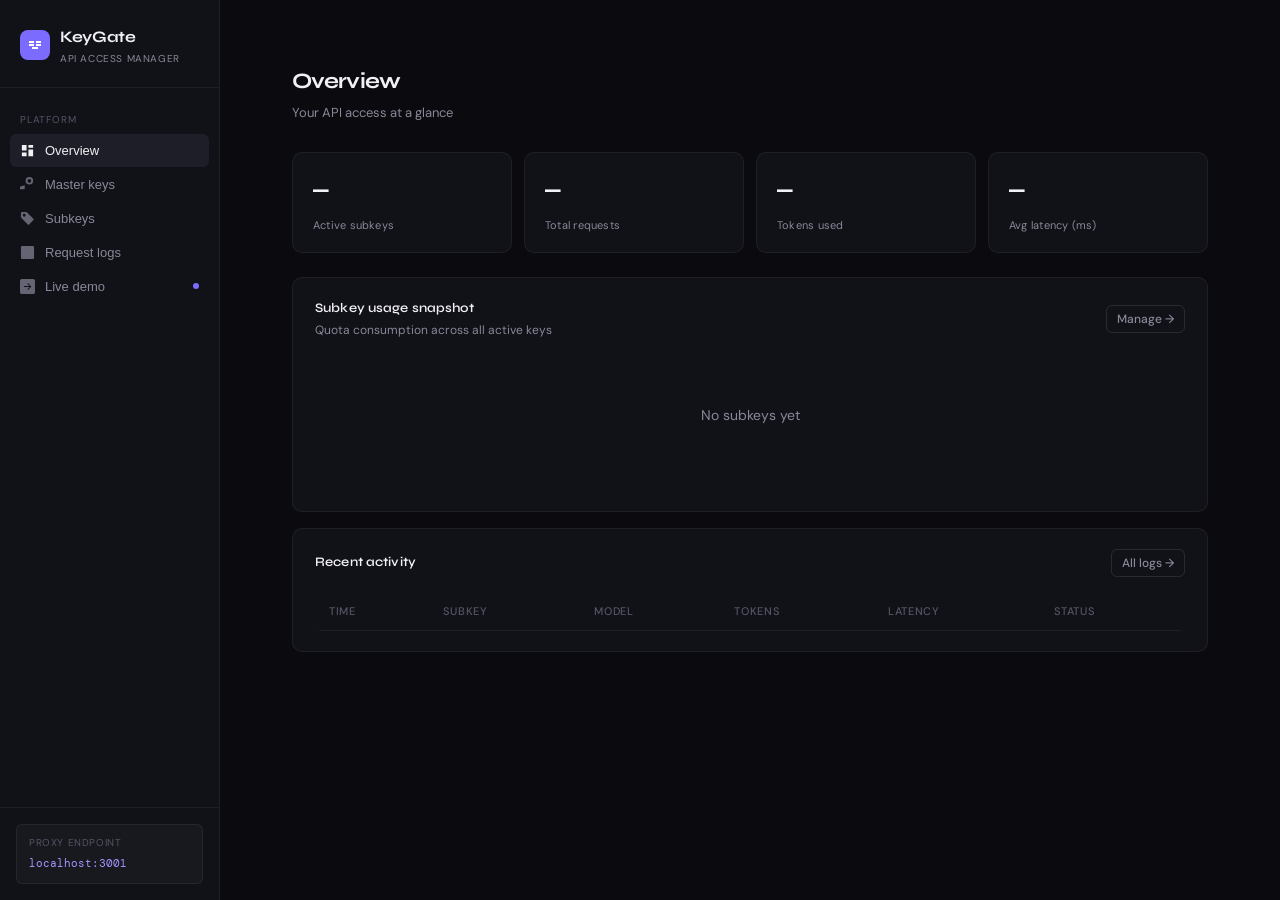
<file: base/index.html>
<!DOCTYPE html>
<html lang="en">
<head>
<meta charset="UTF-8"/>
<meta name="viewport" content="width=device-width, initial-scale=1.0"/>
<title>KeyGate — API Access Manager</title>
<link rel="preconnect" href="https://fonts.googleapis.com"/>
<link href="https://fonts.googleapis.com/css2?family=DM+Mono:wght@400;500&family=Syne:wght@400;500;600;700;800&family=DM+Sans:wght@300;400;500&display=swap" rel="stylesheet"/>
<style>
*,*::before,*::after{box-sizing:border-box;margin:0;padding:0}
:root{
  --bg:#0a0a0f;
  --bg2:#111118;
  --bg3:#18181f;
  --bg4:#1e1e28;
  --border:#ffffff0f;
  --border2:#ffffff1a;
  --text:#f0f0f5;
  --muted:#888899;
  --dim:#555566;
  --accent:#7c6bff;
  --accent2:#a594ff;
  --green:#2dca72;
  --red:#ff5252;
  --amber:#ffb547;
  --blue:#4a9eff;
  --r:10px;
  --r2:6px;
}
html{background:var(--bg);color:var(--text);font-family:'DM Sans',sans-serif;font-size:14px;line-height:1.6}
body{min-height:100vh;display:flex;flex-direction:column}

/* ── Layout ── */
.app{display:grid;grid-template-columns:220px 1fr;min-height:100vh}
.sidebar{background:var(--bg2);border-right:1px solid var(--border);padding:0;display:flex;flex-direction:column;position:sticky;top:0;height:100vh}
.main{background:var(--bg);overflow-y:auto;min-height:100vh}

/* ── Sidebar ── */
.logo{padding:24px 20px 20px;border-bottom:1px solid var(--border)}
.logo-mark{display:flex;align-items:center;gap:10px}
.logo-icon{width:30px;height:30px;background:var(--accent);border-radius:8px;display:flex;align-items:center;justify-content:center}
.logo-icon svg{width:16px;height:16px;fill:white}
.logo-name{font-family:'Syne',sans-serif;font-weight:700;font-size:16px;letter-spacing:-0.02em}
.logo-sub{font-size:10px;color:var(--muted);letter-spacing:0.06em;text-transform:uppercase;margin-top:1px}

.nav{padding:12px 10px;flex:1}
.nav-label{font-size:10px;color:var(--dim);letter-spacing:0.08em;text-transform:uppercase;padding:12px 10px 6px}
.nav-item{display:flex;align-items:center;gap:10px;padding:9px 10px;border-radius:var(--r2);cursor:pointer;color:var(--muted);font-size:13px;font-weight:400;transition:all .15s;margin-bottom:1px;border:none;background:none;width:100%;text-align:left}
.nav-item svg{width:15px;height:15px;opacity:.7;flex-shrink:0}
.nav-item:hover{background:var(--bg3);color:var(--text)}
.nav-item.active{background:var(--bg4);color:var(--text)}
.nav-item.active svg{opacity:1}
.nav-dot{width:6px;height:6px;border-radius:50%;background:var(--accent);margin-left:auto;flex-shrink:0}

.sidebar-footer{padding:16px;border-top:1px solid var(--border)}
.api-url-box{background:var(--bg3);border:1px solid var(--border);border-radius:var(--r2);padding:10px 12px}
.api-url-label{font-size:10px;color:var(--dim);letter-spacing:0.06em;text-transform:uppercase;margin-bottom:4px}
.api-url{font-family:'DM Mono',monospace;font-size:11px;color:var(--accent2);word-break:break-all}

/* ── Page ── */
.page{display:none;padding:32px 36px;max-width:1100px}
.page.active{display:block}
.page-header{margin-bottom:28px}
.page-title{font-family:'Syne',sans-serif;font-size:22px;font-weight:700;letter-spacing:-0.03em}
.page-sub{color:var(--muted);font-size:13px;margin-top:4px}

/* ── Cards ── */
.card{background:var(--bg2);border:1px solid var(--border);border-radius:var(--r);padding:20px 22px;margin-bottom:16px}
.card-header{display:flex;align-items:center;justify-content:space-between;margin-bottom:16px}
.card-title{font-family:'Syne',sans-serif;font-size:13px;font-weight:600;letter-spacing:.01em}
.card-sub{font-size:12px;color:var(--muted);margin-top:2px}

/* ── Stats grid ── */
.stats{display:grid;grid-template-columns:repeat(4,1fr);gap:12px;margin-bottom:24px}
.stat{background:var(--bg2);border:1px solid var(--border);border-radius:var(--r);padding:18px 20px}
.stat-val{font-family:'DM Mono',monospace;font-size:26px;font-weight:500;letter-spacing:-0.03em;color:var(--text)}
.stat-label{font-size:11px;color:var(--muted);margin-top:4px;letter-spacing:0.02em}
.stat-delta{font-size:11px;color:var(--green);margin-top:6px;display:flex;align-items:center;gap:4px}

/* ── Table ── */
.table-wrap{overflow-x:auto;border-radius:var(--r2)}
table{width:100%;border-collapse:collapse}
th{font-size:11px;color:var(--dim);text-transform:uppercase;letter-spacing:0.06em;padding:10px 14px;text-align:left;border-bottom:1px solid var(--border);font-weight:500}
td{padding:13px 14px;border-bottom:1px solid var(--border);font-size:13px;color:var(--text)}
tr:last-child td{border-bottom:none}
tr:hover td{background:var(--bg3)}

/* ── Badges ── */
.badge{display:inline-flex;align-items:center;gap:5px;padding:3px 9px;border-radius:20px;font-size:11px;font-weight:500;letter-spacing:.02em}
.badge::before{content:'';width:6px;height:6px;border-radius:50%;background:currentColor;flex-shrink:0}
.badge.active{background:#2dca7215;color:var(--green)}
.badge.paused{background:#ffb54715;color:var(--amber)}
.badge.revoked{background:#ff525215;color:var(--red)}

/* ── Progress bar ── */
.quota-bar{width:100%;height:4px;background:var(--bg4);border-radius:2px;overflow:hidden;margin-top:4px}
.quota-fill{height:100%;border-radius:2px;transition:width .4s}
.quota-fill.ok{background:var(--green)}
.quota-fill.warn{background:var(--amber)}
.quota-fill.over{background:var(--red)}
.quota-text{font-size:11px;color:var(--muted);margin-top:4px;font-family:'DM Mono',monospace}

/* ── Buttons ── */
.btn{display:inline-flex;align-items:center;gap:7px;padding:8px 14px;border-radius:var(--r2);font-size:13px;font-weight:500;cursor:pointer;transition:all .15s;border:1px solid transparent;font-family:'DM Sans',sans-serif}
.btn-primary{background:var(--accent);color:white;border-color:var(--accent)}
.btn-primary:hover{background:#6c5bf0}
.btn-ghost{background:transparent;color:var(--muted);border-color:var(--border2)}
.btn-ghost:hover{background:var(--bg3);color:var(--text)}
.btn-danger{background:transparent;color:var(--red);border-color:#ff525220}
.btn-danger:hover{background:#ff525210}
.btn-sm{padding:5px 10px;font-size:12px}
.btn-amber{background:transparent;color:var(--amber);border-color:#ffb54720}
.btn-amber:hover{background:#ffb54710}
.btn-green{background:transparent;color:var(--green);border-color:#2dca7220}
.btn-green:hover{background:#2dca7210}

/* ── Token display ── */
.token-box{display:flex;align-items:center;gap:8px;background:var(--bg3);border:1px solid var(--border);border-radius:var(--r2);padding:8px 12px}
.token-val{font-family:'DM Mono',monospace;font-size:12px;color:var(--accent2);flex:1;overflow:hidden;text-overflow:ellipsis;white-space:nowrap}
.token-copy{background:none;border:none;color:var(--muted);cursor:pointer;padding:2px;border-radius:3px;font-size:11px}
.token-copy:hover{color:var(--text)}

/* ── Form elements ── */
.form-row{display:grid;grid-template-columns:1fr 1fr;gap:12px;margin-bottom:12px}
.form-row.single{grid-template-columns:1fr}
.field{display:flex;flex-direction:column;gap:6px}
.field label{font-size:12px;color:var(--muted);font-weight:500}
.field input,.field select{background:var(--bg3);border:1px solid var(--border2);border-radius:var(--r2);padding:9px 12px;color:var(--text);font-size:13px;font-family:'DM Sans',sans-serif;outline:none;transition:border-color .15s}
.field input:focus,.field select:focus{border-color:var(--accent)}
.field select option{background:var(--bg3)}

/* ── Modal ── */
.modal-backdrop{position:fixed;inset:0;background:#00000088;display:flex;align-items:center;justify-content:center;z-index:100;opacity:0;pointer-events:none;transition:opacity .2s}
.modal-backdrop.open{opacity:1;pointer-events:all}
.modal{background:var(--bg2);border:1px solid var(--border2);border-radius:var(--r);padding:28px;width:480px;max-width:90vw;transform:translateY(12px);transition:transform .2s}
.modal-backdrop.open .modal{transform:translateY(0)}
.modal-title{font-family:'Syne',sans-serif;font-size:17px;font-weight:700;margin-bottom:20px}
.modal-footer{display:flex;gap:8px;justify-content:flex-end;margin-top:20px}

/* ── Token reveal ── */
.reveal-box{background:var(--bg);border:1px solid var(--accent);border-radius:var(--r);padding:20px;margin-top:16px}
.reveal-label{font-size:11px;color:var(--muted);text-transform:uppercase;letter-spacing:.06em;margin-bottom:8px}
.reveal-token{font-family:'DM Mono',monospace;font-size:13px;color:var(--accent2);word-break:break-all;line-height:1.8}
.reveal-warning{font-size:12px;color:var(--amber);margin-top:10px;display:flex;align-items:start;gap:6px}

/* ── Log table colors ── */
.log-success{color:var(--green)}
.log-error{color:var(--red)}
.log-quota{color:var(--amber)}
.mono{font-family:'DM Mono',monospace;font-size:12px}

/* ── Demo console ── */
.console{background:#060609;border:1px solid var(--border);border-radius:var(--r);padding:0;overflow:hidden}
.console-bar{background:var(--bg3);border-bottom:1px solid var(--border);padding:10px 16px;display:flex;align-items:center;gap:8px}
.dot{width:10px;height:10px;border-radius:50%}
.dot.r{background:#ff5f56}
.dot.y{background:#ffbd2e}
.dot.g{background:#27c93f}
.console-body{padding:18px 20px;font-family:'DM Mono',monospace;font-size:12px;line-height:1.9;min-height:120px}
.console-line{margin:0}
.cl-dim{color:var(--dim)}
.cl-green{color:var(--green)}
.cl-red{color:var(--red)}
.cl-amber{color:var(--amber)}
.cl-blue{color:var(--blue)}
.cl-accent{color:var(--accent2)}
.cl-white{color:var(--text)}
.cursor::after{content:'▋';animation:blink 1s step-end infinite;color:var(--accent)}
@keyframes blink{0%,100%{opacity:1}50%{opacity:0}}

/* ── Empty state ── */
.empty{text-align:center;padding:48px 20px;color:var(--muted)}
.empty-icon{font-size:28px;margin-bottom:12px;opacity:.4}
.empty-text{font-size:14px;margin-bottom:16px}

/* ── Notification ── */
.notif{position:fixed;bottom:24px;right:24px;background:var(--bg2);border:1px solid var(--border2);border-radius:var(--r);padding:12px 18px;font-size:13px;color:var(--text);z-index:200;opacity:0;transform:translateY(8px);transition:all .25s;pointer-events:none}
.notif.show{opacity:1;transform:translateY(0);pointer-events:all}
.notif.success{border-left:3px solid var(--green)}
.notif.error{border-left:3px solid var(--red)}

/* ── Scrollbar ── */
::-webkit-scrollbar{width:4px}
::-webkit-scrollbar-track{background:transparent}
::-webkit-scrollbar-thumb{background:var(--bg4);border-radius:2px}
</style>
</head>
<body>

<div class="app">

<!-- SIDEBAR -->
<aside class="sidebar">
  <div class="logo">
    <div class="logo-mark">
      <div class="logo-icon">
        <svg viewBox="0 0 16 16"><path d="M2 4h5v2H2zm7 0h5v2H9zM2 7h5v2H2zm7 0h5v2H9zM5 10h6v2H5z"/></svg>
      </div>
      <div>
        <div class="logo-name">KeyGate</div>
        <div class="logo-sub">API access manager</div>
      </div>
    </div>
  </div>
  <nav class="nav">
    <div class="nav-label">Platform</div>
    <button class="nav-item active" data-page="overview">
      <svg viewBox="0 0 16 16" fill="currentColor"><path d="M2 2h5v6H2zm7 0h5v3H9zM9 7h5v7H9zM2 10h5v4H2z"/></svg>
      Overview
    </button>
    <button class="nav-item" data-page="masterkeys">
      <svg viewBox="0 0 16 16" fill="currentColor"><path d="M10 0a4 4 0 1 0 0 8 4 4 0 0 0 0-8zm0 6a2 2 0 1 1 0-4 2 2 0 0 1 0 4zM0 14s-1 0-1-1 1-4 6-4h.5a5.5 5.5 0 0 0-.5 2v2H0z"/></svg>
      Master keys
    </button>
    <button class="nav-item" data-page="subkeys">
      <svg viewBox="0 0 16 16" fill="currentColor"><path d="M2 1a1 1 0 0 0-1 1v4.586a1 1 0 0 0 .293.707l7 7a1 1 0 0 0 1.414 0l4.586-4.586a1 1 0 0 0 0-1.414l-7-7A1 1 0 0 0 6.586 1H2zm4 3.5a1.5 1.5 0 1 1-3 0 1.5 1.5 0 0 1 3 0z"/></svg>
      Subkeys
    </button>
    <button class="nav-item" data-page="logs">
      <svg viewBox="0 0 16 16" fill="currentColor"><path d="M1 2.5A1.5 1.5 0 0 1 2.5 1h11A1.5 1.5 0 0 1 15 2.5v11a1.5 1.5 0 0 1-1.5 1.5h-11A1.5 1.5 0 0 1 1 13.5v-11zM4 4h8v1H4zm0 3h8v1H4zm0 3h5v1H4z"/></svg>
      Request logs
    </button>
    <button class="nav-item" data-page="demo">
      <svg viewBox="0 0 16 16" fill="currentColor"><path d="M0 2a2 2 0 0 1 2-2h12a2 2 0 0 1 2 2v12a2 2 0 0 1-2 2H2a2 2 0 0 1-2-2V2zm4.5 5.5a.5.5 0 0 0 0 1h5.793l-2.147 2.146a.5.5 0 0 0 .708.708l3-3a.5.5 0 0 0 0-.708l-3-3a.5.5 0 1 0-.708.708L10.293 7.5H4.5z"/></svg>
      Live demo
      <span class="nav-dot"></span>
    </button>
  </nav>
  <div class="sidebar-footer">
    <div class="api-url-box">
      <div class="api-url-label">Proxy endpoint</div>
      <div class="api-url" id="api-url-display">localhost:3001</div>
    </div>
  </div>
</aside>

<!-- MAIN -->
<main class="main">

<!-- OVERVIEW PAGE -->
<div class="page active" id="page-overview">
  <div style="padding:32px 36px">
  <div class="page-header">
    <div class="page-title">Overview</div>
    <div class="page-sub">Your API access at a glance</div>
  </div>

  <div class="stats" id="stats-grid">
    <div class="stat"><div class="stat-val" id="stat-subkeys">—</div><div class="stat-label">Active subkeys</div></div>
    <div class="stat"><div class="stat-val" id="stat-requests">—</div><div class="stat-label">Total requests</div></div>
    <div class="stat"><div class="stat-val" id="stat-tokens">—</div><div class="stat-label">Tokens used</div></div>
    <div class="stat"><div class="stat-val" id="stat-latency">—</div><div class="stat-label">Avg latency (ms)</div></div>
  </div>

  <div class="card">
    <div class="card-header">
      <div><div class="card-title">Subkey usage snapshot</div><div class="card-sub">Quota consumption across all active keys</div></div>
      <button class="btn btn-ghost btn-sm" onclick="navigate('subkeys')">Manage →</button>
    </div>
    <div id="overview-subkeys-list"><div class="empty"><div class="empty-text">No subkeys yet</div></div></div>
  </div>

  <div class="card">
    <div class="card-header">
      <div><div class="card-title">Recent activity</div></div>
      <button class="btn btn-ghost btn-sm" onclick="navigate('logs')">All logs →</button>
    </div>
    <div class="table-wrap">
      <table>
        <thead><tr><th>Time</th><th>Subkey</th><th>Model</th><th>Tokens</th><th>Latency</th><th>Status</th></tr></thead>
        <tbody id="overview-logs"></tbody>
      </table>
    </div>
  </div>
  </div>
</div>

<!-- MASTER KEYS PAGE -->
<div class="page" id="page-masterkeys">
  <div style="padding:32px 36px">
  <div class="page-header" style="display:flex;align-items:flex-start;justify-content:space-between">
    <div>
      <div class="page-title">Master keys</div>
      <div class="page-sub">Your real provider API keys — stored encrypted, never exposed</div>
    </div>
    <button class="btn btn-primary" onclick="openAddKeyModal()">+ Add key</button>
  </div>

  <div class="card" style="background:#ffb54708;border-color:#ffb54720">
    <div style="display:flex;gap:12px;align-items:flex-start">
      <span style="font-size:18px;flex-shrink:0">⚡</span>
      <div>
        <div style="font-size:13px;font-weight:500;color:var(--amber);margin-bottom:4px">Keys are encrypted at rest</div>
        <div style="font-size:12px;color:var(--muted);line-height:1.7">Your master keys are encrypted before storage. They are never returned in any API response, never logged, and only injected server-side at request time. Your clients only ever see subkeys.</div>
      </div>
    </div>
  </div>

  <div id="masterkeys-list"></div>
  </div>
</div>

<!-- SUBKEYS PAGE -->
<div class="page" id="page-subkeys">
  <div style="padding:32px 36px">
  <div class="page-header" style="display:flex;align-items:flex-start;justify-content:space-between">
    <div>
      <div class="page-title">Subkeys</div>
      <div class="page-sub">Scoped API tokens you distribute to employees, clients, or teams</div>
    </div>
    <button class="btn btn-primary" onclick="openCreateSubkeyModal()">+ Create subkey</button>
  </div>

  <div class="card" style="padding:0">
    <div class="table-wrap">
      <table>
        <thead><tr><th>Name</th><th>Token</th><th>Provider</th><th>Quota</th><th>Expires</th><th>Status</th><th>Actions</th></tr></thead>
        <tbody id="subkeys-table-body"></tbody>
      </table>
    </div>
  </div>
  </div>
</div>

<!-- LOGS PAGE -->
<div class="page" id="page-logs">
  <div style="padding:32px 36px">
  <div class="page-header">
    <div class="page-title">Request logs</div>
    <div class="page-sub">Every request proxied through KeyGate</div>
  </div>
  <div class="card" style="padding:0">
    <div class="table-wrap">
      <table>
        <thead><tr><th>Time</th><th>Subkey</th><th>Model</th><th>Tokens</th><th>Latency</th><th>Status</th></tr></thead>
        <tbody id="logs-table-body"></tbody>
      </table>
    </div>
  </div>
  </div>
</div>

<!-- LIVE DEMO PAGE -->
<div class="page" id="page-demo">
  <div style="padding:32px 36px">
  <div class="page-header">
    <div class="page-title">Live demo</div>
    <div class="page-sub">See exactly how a client uses a subkey — without ever knowing the real key</div>
  </div>

  <div style="display:grid;grid-template-columns:1fr 1fr;gap:16px;margin-bottom:16px">
    <div class="card">
      <div class="card-header" style="margin-bottom:12px">
        <div class="card-title">Configure test call</div>
      </div>
      <div class="field" style="margin-bottom:12px">
        <label>Subkey to test</label>
        <select id="demo-subkey-select"><option value="">— select a subkey —</option></select>
      </div>
      <div class="field" style="margin-bottom:12px">
        <label>Prompt</label>
        <input type="text" id="demo-prompt" value="Say hello in exactly 5 words." placeholder="Your message..."/>
      </div>
      <div class="field" style="margin-bottom:16px">
        <label>Model</label>
        <select id="demo-model">
          <option value="gpt-4o-mini">gpt-4o-mini</option>
          <option value="gpt-4o">gpt-4o</option>
          <option value="gpt-3.5-turbo">gpt-3.5-turbo</option>
        </select>
      </div>
      <button class="btn btn-primary" style="width:100%" onclick="runDemo()">Run test call →</button>
    </div>

    <div class="card" style="background:#060609">
      <div class="card-header" style="margin-bottom:12px">
        <div class="card-title" style="color:var(--muted)">What the client sends</div>
      </div>
      <div id="demo-request-preview" style="font-family:'DM Mono',monospace;font-size:12px;color:var(--dim);line-height:1.9">
        Select a subkey to see the request preview...
      </div>
    </div>
  </div>

  <div class="console">
    <div class="console-bar">
      <div class="dot r"></div><div class="dot y"></div><div class="dot g"></div>
      <span style="font-size:11px;color:var(--muted);margin-left:8px">KeyGate proxy console</span>
    </div>
    <div class="console-body" id="demo-console">
      <p class="console-line cl-dim"># KeyGate live proxy demo</p>
      <p class="console-line cl-dim"># Select a subkey and hit "Run test call" to see the magic</p>
      <p class="console-line" style="margin-top:8px"><span class="cl-accent">ready</span> <span class="cl-dim">—</span> <span class="cl-white">waiting for request</span> <span class="cursor"></span></p>
    </div>
  </div>

  <div style="margin-top:16px;display:grid;grid-template-columns:1fr 1fr 1fr;gap:12px">
    <div class="card" style="padding:16px">
      <div style="font-size:11px;color:var(--dim);text-transform:uppercase;letter-spacing:.06em;margin-bottom:8px">Step 1</div>
      <div style="font-size:13px;font-weight:500;margin-bottom:4px">Client uses subkey</div>
      <div style="font-size:12px;color:var(--muted)">The real key never leaves the server. Clients only know their <span style="color:var(--accent2);font-family:'DM Mono',monospace">sk-kg-...</span> token.</div>
    </div>
    <div class="card" style="padding:16px">
      <div style="font-size:11px;color:var(--dim);text-transform:uppercase;letter-spacing:.06em;margin-bottom:8px">Step 2</div>
      <div style="font-size:13px;font-weight:500;margin-bottom:4px">Gateway validates + injects</div>
      <div style="font-size:12px;color:var(--muted)">KeyGate checks quota, expiry, status — then injects your master key before forwarding to OpenAI.</div>
    </div>
    <div class="card" style="padding:16px">
      <div style="font-size:11px;color:var(--dim);text-transform:uppercase;letter-spacing:.06em;margin-bottom:8px">Step 3</div>
      <div style="font-size:13px;font-weight:500;margin-bottom:4px">Usage tracked in real time</div>
      <div style="font-size:12px;color:var(--muted)">Every token is counted against the subkey's quota. You see exactly who used what.</div>
    </div>
  </div>
  </div>
</div>

</main>
</div>

<!-- MODALS -->

<!-- Add master key modal -->
<div class="modal-backdrop" id="modal-addkey">
  <div class="modal">
    <div class="modal-title">Add provider key</div>
    <div class="form-row single" style="margin-bottom:12px">
      <div class="field">
        <label>Provider</label>
        <select id="addkey-provider">
          <option value="openai">OpenAI</option>
        </select>
      </div>
    </div>
    <div class="form-row single">
      <div class="field">
        <label>API key</label>
        <input type="password" id="addkey-value" placeholder="sk-..." autocomplete="off"/>
      </div>
    </div>
    <div style="font-size:12px;color:var(--muted);margin-top:8px">This key will be encrypted immediately. You won't be able to retrieve it — only replace it.</div>
    <div class="modal-footer">
      <button class="btn btn-ghost" onclick="closeModal('modal-addkey')">Cancel</button>
      <button class="btn btn-primary" onclick="saveMasterKey()">Save encrypted key</button>
    </div>
  </div>
</div>

<!-- Create subkey modal -->
<div class="modal-backdrop" id="modal-createsubkey">
  <div class="modal">
    <div class="modal-title">Create subkey</div>
    <div class="form-row">
      <div class="field">
        <label>Name</label>
        <input type="text" id="sk-name" placeholder="e.g. Client A — Frontend"/>
      </div>
      <div class="field">
        <label>Provider</label>
        <select id="sk-provider"><option value="openai">OpenAI</option></select>
      </div>
    </div>
    <div class="form-row">
      <div class="field">
        <label>Monthly token limit</label>
        <input type="number" id="sk-limit" value="50000" min="100"/>
      </div>
      <div class="field">
        <label>Expires in (days)</label>
        <input type="number" id="sk-expiry" placeholder="Leave blank = never"/>
      </div>
    </div>
    <div class="modal-footer">
      <button class="btn btn-ghost" onclick="closeModal('modal-createsubkey')">Cancel</button>
      <button class="btn btn-primary" onclick="createSubkey()">Generate subkey</button>
    </div>
  </div>
</div>

<!-- Token reveal modal -->
<div class="modal-backdrop" id="modal-tokenreveal">
  <div class="modal">
    <div class="modal-title">Subkey created</div>
    <div style="font-size:13px;color:var(--muted)">Copy this token now. It won't be shown again in full.</div>
    <div class="reveal-box">
      <div class="reveal-label">Your subkey token</div>
      <div class="reveal-token" id="reveal-token-value">—</div>
    </div>
    <div class="reveal-warning">
      <span>⚠</span>
      <span>This is shown once. Save it somewhere safe — your client will use this as their API key.</span>
    </div>
    <div class="modal-footer">
      <button class="btn btn-ghost" onclick="copyToken()">Copy token</button>
      <button class="btn btn-primary" onclick="closeModal('modal-tokenreveal')">Done</button>
    </div>
  </div>
</div>

<!-- Notification -->
<div class="notif" id="notif"></div>

<script>
const API = 'http://localhost:8787' // Change to match your backend port;
let subkeys = [], masterKeys = [], logs = [];

// ── Navigation ──────────────────────────────────────────────────────────────
function navigate(page) {
  document.querySelectorAll('.page').forEach(p => p.classList.remove('active'));
  document.querySelectorAll('.nav-item').forEach(n => n.classList.remove('active'));
  document.getElementById('page-' + page).classList.add('active');
  document.querySelector(`[data-page="${page}"]`).classList.add('active');
  if (page === 'overview') loadOverview();
  if (page === 'masterkeys') loadMasterKeys();
  if (page === 'subkeys') loadSubkeys();
  if (page === 'logs') loadLogs();
  if (page === 'demo') loadDemo();
}
document.querySelectorAll('.nav-item').forEach(btn => {
  btn.addEventListener('click', () => navigate(btn.dataset.page));
});

// ── API helpers ─────────────────────────────────────────────────────────────
async function api(path, opts = {}) {
  const res = await fetch(API + path, {
    headers: { 'Content-Type': 'application/json', ...opts.headers },
    ...opts,
    body: opts.body ? JSON.stringify(opts.body) : undefined
  });
  return res.json();
}

// ── Notification ─────────────────────────────────────────────────────────────
function notify(msg, type = 'success') {
  const el = document.getElementById('notif');
  el.textContent = msg;
  el.className = 'notif show ' + type;
  setTimeout(() => el.classList.remove('show'), 3000);
}

// ── Modals ───────────────────────────────────────────────────────────────────
function openModal(id) { document.getElementById(id).classList.add('open'); }
function closeModal(id) { document.getElementById(id).classList.remove('open'); }
document.querySelectorAll('.modal-backdrop').forEach(b => {
  b.addEventListener('click', e => { if (e.target === b) b.classList.remove('open'); });
});

// ── Formatting ───────────────────────────────────────────────────────────────
function fmtNum(n) {
  if (n >= 1000000) return (n/1000000).toFixed(1) + 'M';
  if (n >= 1000) return (n/1000).toFixed(1) + 'k';
  return String(n || 0);
}
function fmtTime(ts) {
  if (!ts) return '—';
  const d = new Date(ts * 1000);
  return d.toLocaleTimeString([], { hour: '2-digit', minute: '2-digit', second: '2-digit' });
}
function fmtDate(ts) {
  if (!ts) return 'Never';
  return new Date(ts * 1000).toLocaleDateString([], { month: 'short', day: 'numeric', year: 'numeric' });
}
function quotaColor(used, limit) {
  const pct = (used / limit) * 100;
  if (pct > 90) return 'over';
  if (pct > 70) return 'warn';
  return 'ok';
}

// ── Overview ─────────────────────────────────────────────────────────────────
async function loadOverview() {
  const [sks, analytics] = await Promise.all([
    api('/api/subkeys'), api('/api/analytics')
  ]);
  subkeys = sks;
  logs = analytics.logs || [];

  document.getElementById('stat-subkeys').textContent = sks.filter(s => s.status === 'active').length;
  document.getElementById('stat-requests').textContent = fmtNum(analytics.totalRequests);
  document.getElementById('stat-tokens').textContent = fmtNum(analytics.totalTokens);
  document.getElementById('stat-latency').textContent = analytics.avgLatency || '—';

  const skList = document.getElementById('overview-subkeys-list');
  if (!sks.length) {
    skList.innerHTML = '<div class="empty"><div class="empty-text">No subkeys yet — <button class="btn btn-ghost btn-sm" onclick="navigate(\'subkeys\')">create one</button></div></div>';
  } else {
    skList.innerHTML = sks.slice(0, 5).map(sk => {
      const pct = Math.min(100, Math.round((sk.tokens_used / sk.monthly_token_limit) * 100));
      const col = quotaColor(sk.tokens_used, sk.monthly_token_limit);
      return `<div style="display:flex;align-items:center;gap:16px;padding:12px 0;border-bottom:1px solid var(--border)">
        <div style="flex:1;min-width:0">
          <div style="font-size:13px;font-weight:500;margin-bottom:2px">${esc(sk.name)}</div>
          <div class="quota-bar"><div class="quota-fill ${col}" style="width:${pct}%"></div></div>
          <div class="quota-text">${fmtNum(sk.tokens_used)} / ${fmtNum(sk.monthly_token_limit)} tokens — ${pct}%</div>
        </div>
        <span class="badge ${sk.status}">${sk.status}</span>
      </div>`;
    }).join('');
  }

  const tbody = document.getElementById('overview-logs');
  tbody.innerHTML = logs.slice(0, 8).map(l => logRow(l)).join('') || '<tr><td colspan="6" style="text-align:center;color:var(--dim);padding:24px">No requests yet</td></tr>';
}

// ── Master Keys ───────────────────────────────────────────────────────────────
async function loadMasterKeys() {
  masterKeys = await api('/api/master-keys');
  const list = document.getElementById('masterkeys-list');
  if (!masterKeys.length) {
    list.innerHTML = '<div class="empty"><div class="empty-icon">🔑</div><div class="empty-text">No master keys configured</div><button class="btn btn-primary" onclick="openAddKeyModal()">Add your first key</button></div>';
    return;
  }
  list.innerHTML = masterKeys.map(mk => `
    <div class="card" style="display:flex;align-items:center;gap:16px">
      <div style="width:40px;height:40px;background:var(--bg4);border-radius:8px;display:flex;align-items:center;justify-content:center;font-size:18px;flex-shrink:0">
        ${mk.provider === 'openai' ? '⬛' : '🔵'}
      </div>
      <div style="flex:1">
        <div style="font-size:14px;font-weight:500;margin-bottom:3px">${mk.provider === 'openai' ? 'OpenAI' : mk.provider}</div>
        <div class="token-val" style="font-size:12px;color:var(--muted)">${mk.key_masked}</div>
      </div>
      <div style="font-size:12px;color:var(--dim)">Added ${fmtDate(mk.created_at)}</div>
      <span style="font-size:11px;background:#2dca7215;color:var(--green);padding:3px 9px;border-radius:20px">Encrypted</span>
      <button class="btn btn-danger btn-sm" onclick="deleteMasterKey('${mk.id}')">Remove</button>
    </div>
  `).join('');
}

function openAddKeyModal() { openModal('modal-addkey'); }

async function saveMasterKey() {
  const provider = document.getElementById('addkey-provider').value;
  const api_key = document.getElementById('addkey-value').value.trim();
  if (!api_key) { notify('Enter an API key', 'error'); return; }
  await api('/api/master-keys', { method: 'POST', body: { provider, api_key } });
  closeModal('modal-addkey');
  document.getElementById('addkey-value').value = '';
  notify('Master key saved — encrypted');
  loadMasterKeys();
}

async function deleteMasterKey(id) {
  if (!confirm('Remove this master key? Any subkeys using it will stop working.')) return;
  await api('/api/master-keys/' + id, { method: 'DELETE' });
  notify('Master key removed');
  loadMasterKeys();
}

// ── Subkeys ──────────────────────────────────────────────────────────────────
async function loadSubkeys() {
  subkeys = await api('/api/subkeys');
  const tbody = document.getElementById('subkeys-table-body');
  if (!subkeys.length) {
    tbody.innerHTML = '<tr><td colspan="7" style="text-align:center;color:var(--dim);padding:32px">No subkeys yet — create one above</td></tr>';
    return;
  }
  tbody.innerHTML = subkeys.map(sk => {
    const pct = Math.min(100, Math.round((sk.tokens_used / sk.monthly_token_limit) * 100));
    const col = quotaColor(sk.tokens_used, sk.monthly_token_limit);
    const masked = sk.token.slice(0, 12) + '••••••••' + sk.token.slice(-4);
    return `<tr>
      <td style="font-weight:500">${esc(sk.name)}</td>
      <td>
        <div class="token-box" style="max-width:200px">
          <span class="token-val">${masked}</span>
          <button class="token-copy" onclick="copyText('${sk.token}')">copy</button>
        </div>
      </td>
      <td><span style="font-size:12px;background:var(--bg3);padding:3px 8px;border-radius:4px;font-family:'DM Mono',monospace">${sk.provider}</span></td>
      <td style="min-width:120px">
        <div class="quota-bar"><div class="quota-fill ${col}" style="width:${pct}%"></div></div>
        <div class="quota-text">${fmtNum(sk.tokens_used)} / ${fmtNum(sk.monthly_token_limit)}</div>
      </td>
      <td style="font-size:12px;color:var(--muted)">${fmtDate(sk.expires_at)}</td>
      <td><span class="badge ${sk.status}">${sk.status}</span></td>
      <td>
        <div style="display:flex;gap:6px;flex-wrap:wrap">
          ${sk.status === 'active' ? `<button class="btn btn-amber btn-sm" onclick="patchSubkey('${sk.id}','paused')">Pause</button>` : ''}
          ${sk.status === 'paused' ? `<button class="btn btn-green btn-sm" onclick="patchSubkey('${sk.id}','active')">Resume</button>` : ''}
          ${sk.status !== 'revoked' ? `<button class="btn btn-danger btn-sm" onclick="revokeSubkey('${sk.id}')">Revoke</button>` : ''}
        </div>
      </td>
    </tr>`;
  }).join('');
}

function openCreateSubkeyModal() { openModal('modal-createsubkey'); }

async function createSubkey() {
  const name = document.getElementById('sk-name').value.trim();
  const provider = document.getElementById('sk-provider').value;
  const limit = parseInt(document.getElementById('sk-limit').value) || 50000;
  const expiry = parseInt(document.getElementById('sk-expiry').value) || null;
  if (!name) { notify('Enter a name', 'error'); return; }
  const sk = await api('/api/subkeys', { method: 'POST', body: { name, provider, monthly_token_limit: limit, expires_in_days: expiry } });
  if (sk.error) { notify(sk.error, 'error'); return; }
  closeModal('modal-createsubkey');
  document.getElementById('reveal-token-value').textContent = sk.token;
  openModal('modal-tokenreveal');
  document.getElementById('sk-name').value = '';
  subkeys.unshift(sk);
  loadSubkeys();
}

async function patchSubkey(id, status) {
  await api('/api/subkeys/' + id, { method: 'PATCH', body: { status } });
  notify(status === 'paused' ? 'Subkey paused' : 'Subkey resumed');
  loadSubkeys();
}

async function revokeSubkey(id) {
  if (!confirm('Revoke this subkey? It will stop working immediately.')) return;
  await api('/api/subkeys/' + id, { method: 'PATCH', body: { status: 'revoked' } });
  notify('Subkey revoked');
  loadSubkeys();
}

function copyToken() {
  copyText(document.getElementById('reveal-token-value').textContent);
}

// ── Logs ─────────────────────────────────────────────────────────────────────
async function loadLogs() {
  const analytics = await api('/api/analytics');
  logs = analytics.logs || [];
  const tbody = document.getElementById('logs-table-body');
  if (!logs.length) {
    tbody.innerHTML = '<tr><td colspan="6" style="text-align:center;color:var(--dim);padding:32px">No requests yet</td></tr>';
    return;
  }
  tbody.innerHTML = logs.map(l => logRow(l)).join('');
}

function logRow(l) {
  const statusClass = l.status === 'success' ? 'log-success' : l.status === 'quota_exceeded' ? 'log-quota' : 'log-error';
  return `<tr>
    <td class="mono" style="color:var(--dim)">${fmtTime(l.created_at)}</td>
    <td style="font-weight:500">${esc(l.subkey_name || '—')}</td>
    <td class="mono" style="font-size:12px">${esc(l.model || '—')}</td>
    <td class="mono">${fmtNum(l.tokens_used)}</td>
    <td class="mono" style="color:var(--muted)">${l.latency_ms ? l.latency_ms + 'ms' : '—'}</td>
    <td class="${statusClass}" style="font-size:12px;font-weight:500">${l.status}</td>
  </tr>`;
}

// ── Demo ─────────────────────────────────────────────────────────────────────
async function loadDemo() {
  subkeys = await api('/api/subkeys');
  const sel = document.getElementById('demo-subkey-select');
  sel.innerHTML = '<option value="">— select a subkey —</option>' +
    subkeys.filter(s => s.status === 'active').map(s =>
      `<option value="${s.token}" data-name="${esc(s.name)}">${esc(s.name)}</option>`
    ).join('');
  sel.addEventListener('change', updateRequestPreview);
}

function updateRequestPreview() {
  const token = document.getElementById('demo-subkey-select').value;
  const model = document.getElementById('demo-model').value;
  const prompt = document.getElementById('demo-prompt').value;
  const preview = document.getElementById('demo-request-preview');
  if (!token) { preview.innerHTML = '<span style="color:var(--dim)">Select a subkey to see the request preview...</span>'; return; }
  const masked = token.slice(0, 12) + '••••••';
  preview.innerHTML = `<span style="color:var(--dim)">POST /v1/chat/completions</span>
<span style="color:var(--dim)">Authorization: Bearer </span><span style="color:var(--accent2)">${masked}</span>

<span style="color:var(--dim)">{</span>
  <span style="color:var(--blue)">"model"</span>: <span style="color:var(--green)">"${model}"</span>,
  <span style="color:var(--blue)">"messages"</span>: [{
    <span style="color:var(--blue)">"role"</span>: <span style="color:var(--green)">"user"</span>,
    <span style="color:var(--blue)">"content"</span>: <span style="color:var(--green)">"${esc(prompt)}"</span>
  }]
<span style="color:var(--dim)">}</span>`;
}

document.getElementById('demo-subkey-select')?.addEventListener('change', updateRequestPreview);
document.getElementById('demo-model')?.addEventListener('change', updateRequestPreview);
document.getElementById('demo-prompt')?.addEventListener('input', updateRequestPreview);

async function runDemo() {
  const token = document.getElementById('demo-subkey-select').value;
  const model = document.getElementById('demo-model').value;
  const prompt = document.getElementById('demo-prompt').value.trim();
  const con = document.getElementById('demo-console');

  if (!token) { notify('Select a subkey first', 'error'); return; }
  if (!prompt) { notify('Enter a prompt', 'error'); return; }

  const skName = document.getElementById('demo-subkey-select').selectedOptions[0].dataset.name;

  con.innerHTML = `<p class="console-line"><span class="cl-dim">$</span> <span class="cl-white">sending request with subkey </span><span class="cl-accent">${token.slice(0,16)}…</span></p>`;
  await sleep(300);
  appendLine(con, `<span class="cl-dim">→ POST </span><span class="cl-blue">http://localhost:3001 (or :3003/:3004)/v1/chat/completions</span>`);
  await sleep(400);
  appendLine(con, `<span class="cl-dim">→ validating subkey </span><span class="cl-amber">${esc(skName)}</span>`);
  await sleep(350);
  appendLine(con, `<span class="cl-green">✓ subkey valid — quota OK</span>`);
  await sleep(250);
  appendLine(con, `<span class="cl-dim">→ decrypting master key (server-side only)</span>`);
  await sleep(300);
  appendLine(con, `<span class="cl-dim">→ forwarding to </span><span class="cl-blue">api.openai.com</span><span class="cl-dim"> with real key</span>`);
  await sleep(200);
  appendLine(con, `<span class="cl-amber">⏳ waiting for OpenAI response…</span>`);

  const start = Date.now();
  try {
    const res = await fetch(API + '/v1/chat/completions', {
      method: 'POST',
      headers: { 'Content-Type': 'application/json', 'Authorization': 'Bearer ' + token },
      body: JSON.stringify({ model, messages: [{ role: 'user', content: prompt }], max_tokens: 150 })
    });
    const data = await res.json();
    const latency = Date.now() - start;

    if (!res.ok) {
      appendLine(con, `<span class="cl-red">✗ error ${res.status}: ${esc(data.error?.message || 'unknown error')}</span>`);
      return;
    }

    const reply = data.choices?.[0]?.message?.content || '';
    const tokens = data.usage?.total_tokens || 0;

    appendLine(con, `<span class="cl-green">✓ response received in ${latency}ms</span>`);
    appendLine(con, `<span class="cl-dim">→ tokens used: </span><span class="cl-accent">${tokens}</span><span class="cl-dim"> (quota updated)</span>`);
    appendLine(con, ``);
    appendLine(con, `<span class="cl-dim">AI response:</span>`);
    appendLine(con, `<span class="cl-white" style="background:#ffffff08;padding:6px 10px;border-radius:4px;display:inline-block;margin-top:2px">${esc(reply)}</span>`);

    notify('Request proxied — check logs for usage');
    setTimeout(() => {
      if (document.getElementById('page-logs').classList.contains('active')) loadLogs();
      if (document.getElementById('page-overview').classList.contains('active')) loadOverview();
    }, 500);
  } catch (err) {
    appendLine(con, `<span class="cl-red">✗ connection error: ${esc(err.message)}</span>`);
  }
}

function appendLine(con, html) {
  const p = document.createElement('p');
  p.className = 'console-line';
  p.innerHTML = html;
  con.appendChild(p);
  con.scrollTop = con.scrollHeight;
}
function sleep(ms) { return new Promise(r => setTimeout(r, ms)); }

// ── Utilities ─────────────────────────────────────────────────────────────────
function esc(s) {
  return String(s || '').replace(/&/g,'&amp;').replace(/</g,'&lt;').replace(/>/g,'&gt;').replace(/"/g,'&quot;');
}
function copyText(text) {
  navigator.clipboard.writeText(text).then(() => notify('Copied to clipboard'));
}

// ── Init ──────────────────────────────────────────────────────────────────────
loadOverview();
</script>
</body>
</html>
</file>
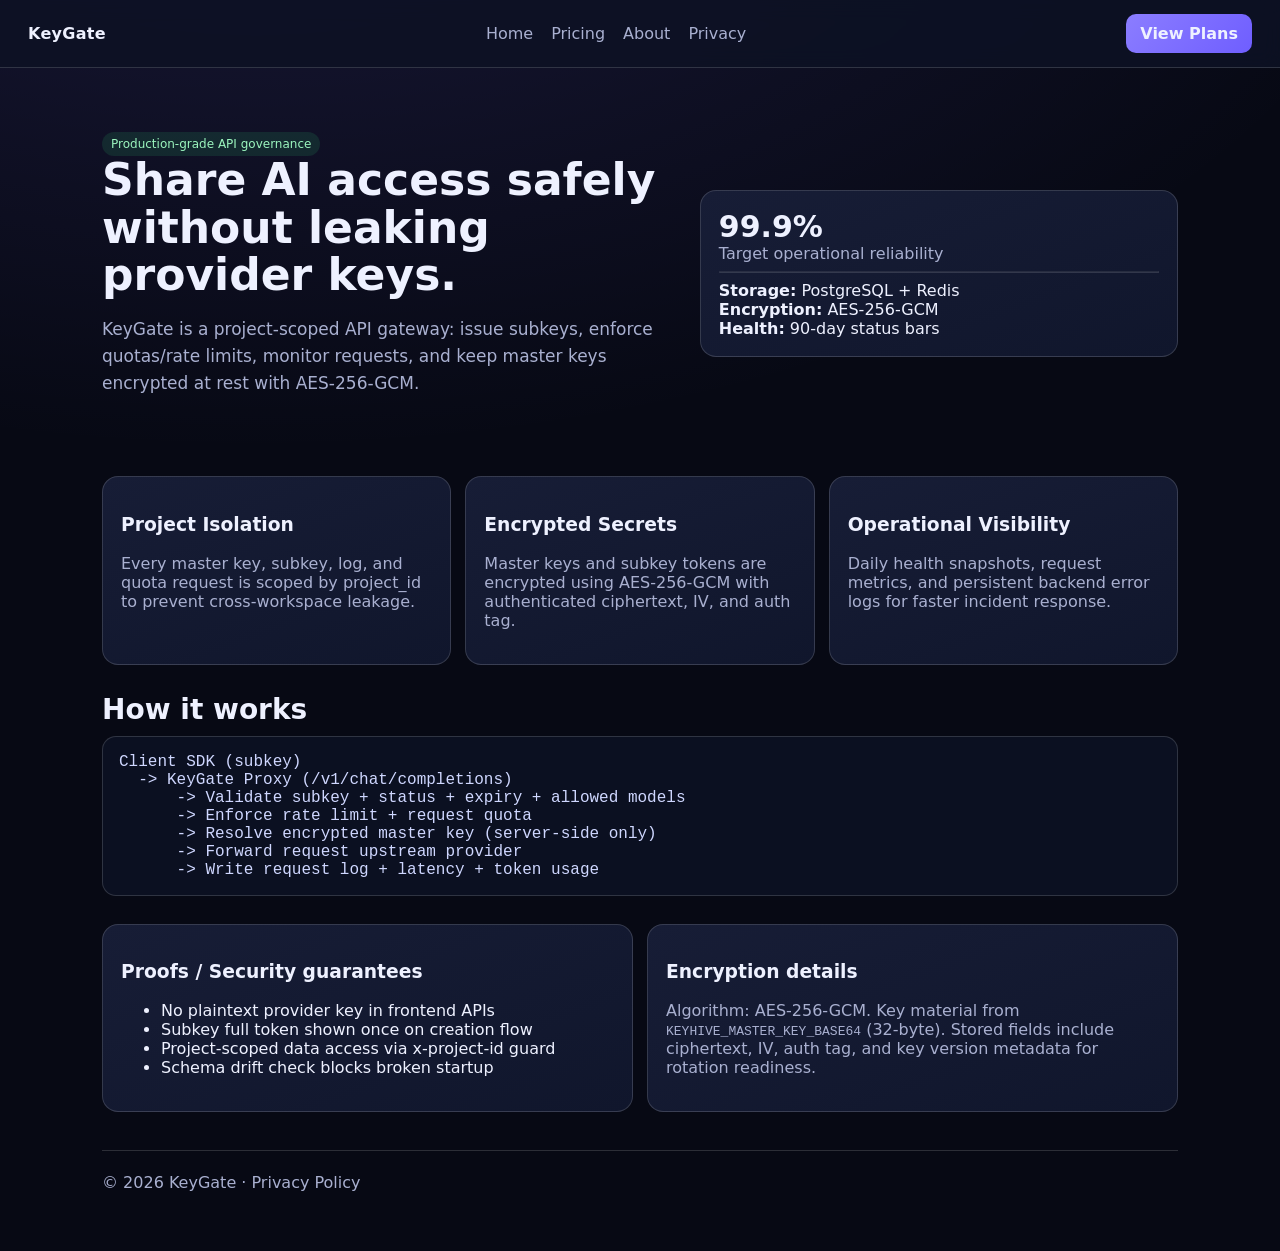
<file: Landing Page/index.html>
<!doctype html><html><head><meta charset="utf-8"/><meta name="viewport" content="width=device-width,initial-scale=1"/><title>KeyGate — Secure API Access Gateway</title><link rel="stylesheet" href="styles.css"/></head>
<body>
  <nav class="nav"><div class="brand">KeyGate</div><div class="menu"><a href="index.html">Home</a><a href="pricing.html">Pricing</a><a href="about.html">About</a><a href="privacy.html">Privacy</a></div><a class="cta" href="pricing.html">View Plans</a></nav>
  <main class="wrap">
    <section class="hero">
      <div><span class="badge">Production-grade API governance</span><h1 class="h1">Share AI access safely without leaking provider keys.</h1><p class="sub">KeyGate is a project-scoped API gateway: issue subkeys, enforce quotas/rate limits, monitor requests, and keep master keys encrypted at rest with AES-256-GCM.</p></div>
      <div class="card"><div class="kpi">99.9%</div><div class="muted">Target operational reliability</div><hr style="border-color:#ffffff22"><div><b>Storage:</b> PostgreSQL + Redis</div><div><b>Encryption:</b> AES-256-GCM</div><div><b>Health:</b> 90-day status bars</div></div>
    </section>

    <section class="section grid3">
      <div class="card"><h3>Project Isolation</h3><p class="muted">Every master key, subkey, log, and quota request is scoped by project_id to prevent cross-workspace leakage.</p></div>
      <div class="card"><h3>Encrypted Secrets</h3><p class="muted">Master keys and subkey tokens are encrypted using AES-256-GCM with authenticated ciphertext, IV, and auth tag.</p></div>
      <div class="card"><h3>Operational Visibility</h3><p class="muted">Daily health snapshots, request metrics, and persistent backend error logs for faster incident response.</p></div>
    </section>

    <section class="section">
      <h2 class="h2">How it works</h2>
      <div class="diag">Client SDK (subkey)
  -> KeyGate Proxy (/v1/chat/completions)
      -> Validate subkey + status + expiry + allowed models
      -> Enforce rate limit + request quota
      -> Resolve encrypted master key (server-side only)
      -> Forward request upstream provider
      -> Write request log + latency + token usage</div>
    </section>

    <section class="section grid2">
      <div class="card"><h3>Proofs / Security guarantees</h3><ul><li>No plaintext provider key in frontend APIs</li><li>Subkey full token shown once on creation flow</li><li>Project-scoped data access via x-project-id guard</li><li>Schema drift check blocks broken startup</li></ul></div>
      <div class="card"><h3>Encryption details</h3><p class="muted">Algorithm: AES-256-GCM. Key material from <code>KEYHIVE_MASTER_KEY_BASE64</code> (32-byte). Stored fields include ciphertext, IV, auth tag, and key version metadata for rotation readiness.</p></div>
    </section>

    <footer class="footer">© 2026 KeyGate · <a href="privacy.html">Privacy Policy</a></footer>
  </main>
</body></html>
</file>
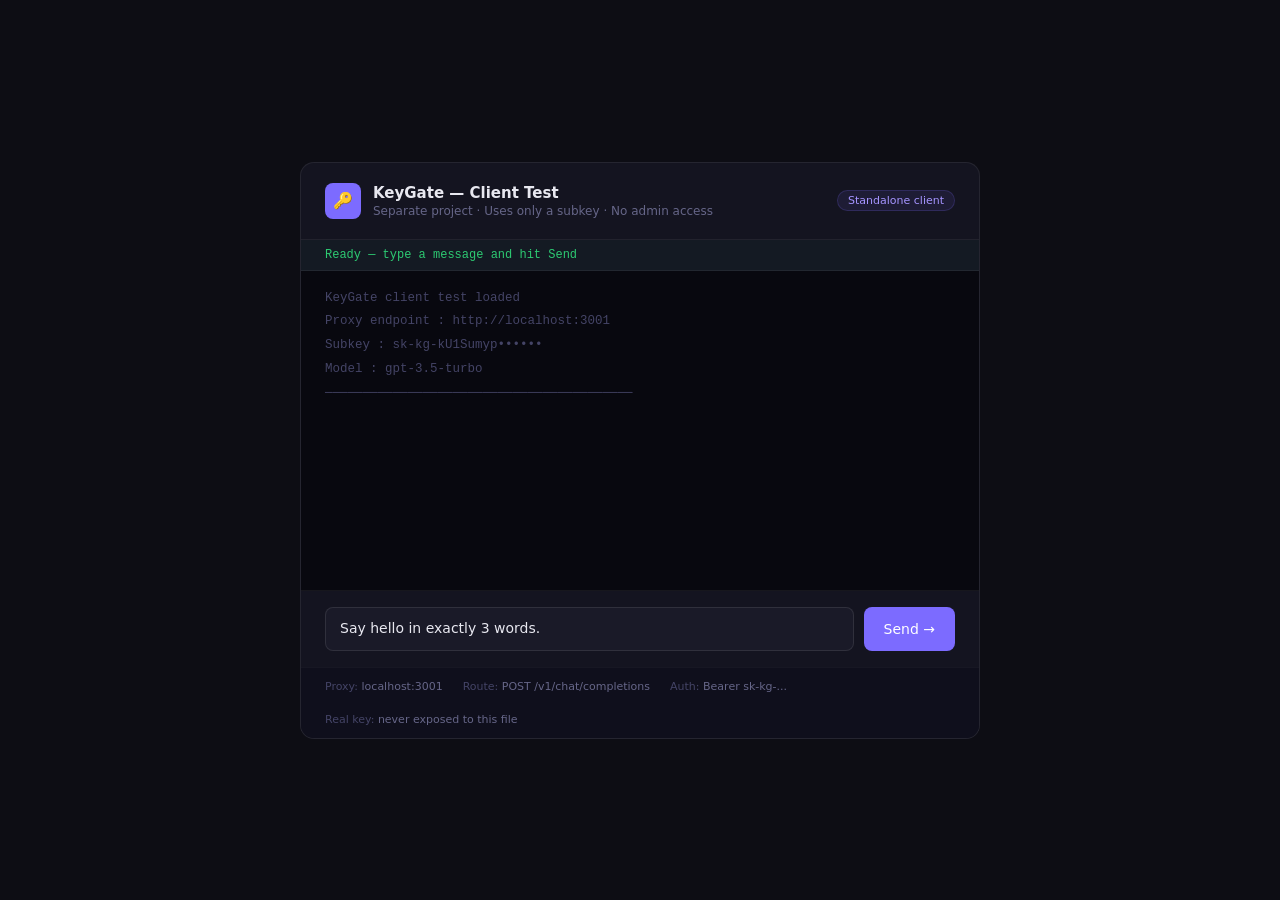
<file: Test/files/index.html>
<!DOCTYPE html>
<html lang="en">
<head>
<meta charset="UTF-8"/>
<meta name="viewport" content="width=device-width, initial-scale=1.0"/>
<title>KeyGate Client Test</title>
<style>
  * { box-sizing: border-box; margin: 0; padding: 0; }
  body {
    font-family: 'Segoe UI', system-ui, sans-serif;
    background: #0d0d14;
    color: #e8e8f0;
    min-height: 100vh;
    display: flex;
    flex-direction: column;
    align-items: center;
    justify-content: center;
    padding: 24px;
  }

  .card {
    width: 100%;
    max-width: 680px;
    background: #141420;
    border: 1px solid #ffffff12;
    border-radius: 14px;
    overflow: hidden;
  }

  /* Header */
  .header {
    padding: 20px 24px;
    border-bottom: 1px solid #ffffff0f;
    display: flex;
    align-items: center;
    gap: 12px;
  }
  .header-icon {
    width: 36px; height: 36px;
    background: #7c6bff;
    border-radius: 8px;
    display: flex; align-items: center; justify-content: center;
    font-size: 16px; flex-shrink: 0;
  }
  .header-title { font-size: 15px; font-weight: 600; }
  .header-sub { font-size: 12px; color: #666688; margin-top: 2px; }
  .badge {
    margin-left: auto;
    font-size: 11px;
    background: #7c6bff18;
    color: #a594ff;
    border: 1px solid #7c6bff30;
    padding: 3px 10px;
    border-radius: 20px;
    font-weight: 500;
    white-space: nowrap;
  }

  /* Status bar */
  .status {
    font-size: 12px;
    padding: 8px 24px;
    border-bottom: 1px solid #ffffff0f;
    font-family: 'Courier New', monospace;
  }
  .status-ready   { color: #2dca72; background: #2dca7208; }
  .status-loading { color: #ffb547; background: #ffb54708; }
  .status-success { color: #2dca72; background: #2dca7210; }
  .status-error   { color: #ff5252; background: #ff525210; }
  .status-warn    { color: #ffb547; background: #ffb54710; }

  /* Log output */
  .log-wrap {
    height: 320px;
    overflow-y: auto;
    padding: 16px 24px;
    background: #08080f;
    font-family: 'Courier New', monospace;
    font-size: 12.5px;
    line-height: 1.9;
    border-bottom: 1px solid #ffffff0f;
  }
  .log-line { word-break: break-word; }
  .log-dim     { color: #444466; }
  .log-user    { color: #a594ff; }
  .log-success { color: #2dca72; }
  .log-error   { color: #ff5252; font-weight: 500; }
  .log-meta    { color: #4a9eff; }
  .log-warn    { color: #ffb547; }
  .log-info    { color: #e8e8f0; }

  /* Input area */
  .input-row {
    display: flex;
    gap: 10px;
    padding: 16px 24px;
    align-items: flex-end;
  }
  textarea {
    flex: 1;
    background: #1a1a28;
    border: 1px solid #ffffff18;
    border-radius: 8px;
    padding: 10px 14px;
    color: #e8e8f0;
    font-size: 14px;
    font-family: inherit;
    resize: none;
    height: 44px;
    line-height: 1.5;
    outline: none;
    transition: border-color .15s;
  }
  textarea:focus { border-color: #7c6bff; }
  button {
    background: #7c6bff;
    color: white;
    border: none;
    border-radius: 8px;
    padding: 10px 20px;
    font-size: 14px;
    font-weight: 500;
    cursor: pointer;
    white-space: nowrap;
    height: 44px;
    transition: background .15s;
    font-family: inherit;
  }
  button:hover:not(:disabled) { background: #6c5bf0; }
  button:disabled { opacity: .5; cursor: not-allowed; }

  /* Info strip */
  .info-strip {
    padding: 12px 24px;
    background: #0f0f1c;
    border-top: 1px solid #ffffff08;
    display: flex;
    gap: 20px;
    flex-wrap: wrap;
  }
  .info-item { font-size: 11px; color: #444466; }
  .info-item span { color: #666688; }

  /* Scrollbar */
  .log-wrap::-webkit-scrollbar { width: 3px; }
  .log-wrap::-webkit-scrollbar-thumb { background: #333355; border-radius: 2px; }
</style>
</head>
<body>

<div class="card">

  <div class="header">
    <div class="header-icon">🔑</div>
    <div>
      <div class="header-title">KeyGate — Client Test</div>
      <div class="header-sub">Separate project · Uses only a subkey · No admin access</div>
    </div>
    <div class="badge">Standalone client</div>
  </div>

  <div class="status status-loading" id="status">Initializing...</div>

  <div class="log-wrap" id="log"></div>

  <div class="input-row">
    <textarea id="prompt" placeholder="Type a message... (Enter to send)">Say hello in exactly 3 words.</textarea>
    <button id="send-btn" onclick="sendMessage()">Send →</button>
  </div>

  <div class="info-strip">
    <div class="info-item">Proxy: <span>localhost:3001</span></div>
    <div class="info-item">Route: <span>POST /v1/chat/completions</span></div>
    <div class="info-item">Auth: <span>Bearer sk-kg-...</span></div>
    <div class="info-item">Real key: <span>never exposed to this file</span></div>
  </div>

</div>

<!-- Load our client script -->
<script src="client.js"></script>

</body>
</html>
</file>
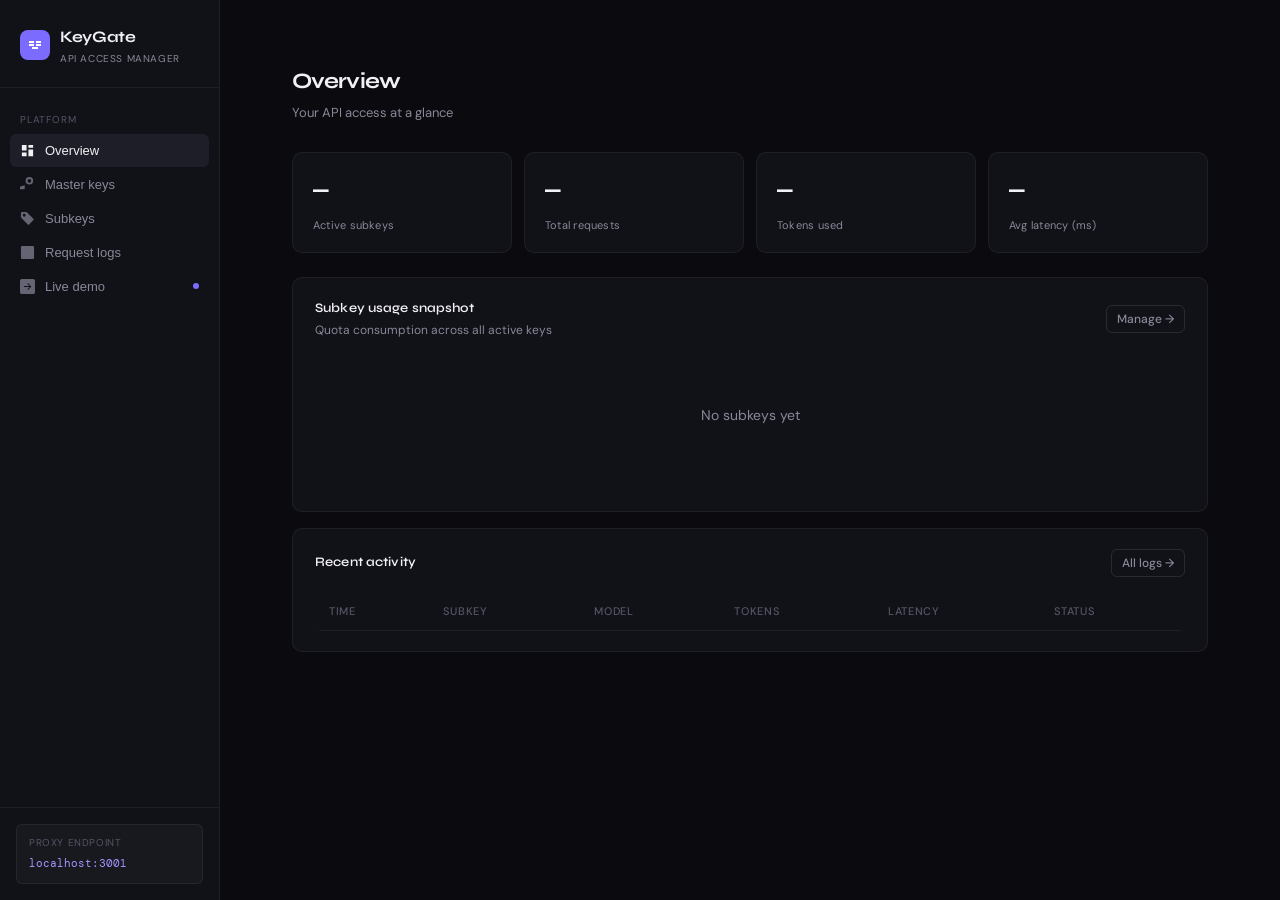
<file: responsive-example.html>
<!DOCTYPE html>
<html lang="en">
<head>
<meta charset="UTF-8"/>
<meta name="viewport" content="width=device-width, initial-scale=1.0"/>
<title>KeyGate — API Access Manager</title>
<link rel="preconnect" href="https://fonts.googleapis.com"/>
<link href="https://fonts.googleapis.com/css2?family=DM+Mono:wght@400;500&family=Syne:wght@400;500;600;700;800&family=DM+Sans:wght@300;400;500&display=swap" rel="stylesheet"/>
<style>
*,*::before,*::after{box-sizing:border-box;margin:0;padding:0}
:root{
  --bg:#0a0a0f;
  --bg2:#111118;
  --bg3:#18181f;
  --bg4:#1e1e28;
  --border:#ffffff0f;
  --border2:#ffffff1a;
  --text:#f0f0f5;
  --muted:#888899;
  --dim:#555566;
  --accent:#7c6bff;
  --accent2:#a594ff;
  --green:#2dca72;
  --red:#ff5252;
  --amber:#ffb547;
  --blue:#4a9eff;
  --r:10px;
  --r2:6px;
}
html{background:var(--bg);color:var(--text);font-family:'DM Sans',sans-serif;font-size:14px;line-height:1.6}
body{min-height:100vh;display:flex;flex-direction:column}

/* ── Layout ── */
.app{display:grid;grid-template-columns:220px 1fr;min-height:100vh}
.sidebar{background:var(--bg2);border-right:1px solid var(--border);padding:0;display:flex;flex-direction:column;position:sticky;top:0;height:100vh}
.main{background:var(--bg);overflow-y:auto;min-height:100vh}

/* ── Mobile top bar ── */
.mobile-topbar{display:none;align-items:center;justify-content:space-between;padding:12px 16px;background:var(--bg2);border-bottom:1px solid var(--border);position:sticky;top:0;z-index:50}
.mobile-topbar .logo-mark{gap:8px}
.hamburger{background:none;border:none;color:var(--muted);cursor:pointer;padding:4px;border-radius:var(--r2);display:flex;flex-direction:column;gap:4px}
.hamburger span{display:block;width:20px;height:2px;background:currentColor;border-radius:1px;transition:all .2s}

/* ── Mobile sidebar overlay ── */
.sidebar-overlay{display:none;position:fixed;inset:0;background:#00000066;z-index:60}
.sidebar-overlay.open{display:block}
.sidebar.mobile-open{transform:translateX(0)!important}

/* ── Sidebar ── */
.logo{padding:24px 20px 20px;border-bottom:1px solid var(--border)}
.logo-mark{display:flex;align-items:center;gap:10px}
.logo-icon{width:30px;height:30px;background:var(--accent);border-radius:8px;display:flex;align-items:center;justify-content:center}
.logo-icon svg{width:16px;height:16px;fill:white}
.logo-name{font-family:'Syne',sans-serif;font-weight:700;font-size:16px;letter-spacing:-0.02em}
.logo-sub{font-size:10px;color:var(--muted);letter-spacing:0.06em;text-transform:uppercase;margin-top:1px}

.nav{padding:12px 10px;flex:1}
.nav-label{font-size:10px;color:var(--dim);letter-spacing:0.08em;text-transform:uppercase;padding:12px 10px 6px}
.nav-item{display:flex;align-items:center;gap:10px;padding:9px 10px;border-radius:var(--r2);cursor:pointer;color:var(--muted);font-size:13px;font-weight:400;transition:all .15s;margin-bottom:1px;border:none;background:none;width:100%;text-align:left}
.nav-item svg{width:15px;height:15px;opacity:.7;flex-shrink:0}
.nav-item:hover{background:var(--bg3);color:var(--text)}
.nav-item.active{background:var(--bg4);color:var(--text)}
.nav-item.active svg{opacity:1}
.nav-dot{width:6px;height:6px;border-radius:50%;background:var(--accent);margin-left:auto;flex-shrink:0}

.sidebar-footer{padding:16px;border-top:1px solid var(--border)}
.api-url-box{background:var(--bg3);border:1px solid var(--border);border-radius:var(--r2);padding:10px 12px}
.api-url-label{font-size:10px;color:var(--dim);letter-spacing:0.06em;text-transform:uppercase;margin-bottom:4px}
.api-url{font-family:'DM Mono',monospace;font-size:11px;color:var(--accent2);word-break:break-all}

/* ── Page ── */
.page{display:none;padding:32px 36px;max-width:1100px}
.page.active{display:block}
.page-header{margin-bottom:28px}
.page-title{font-family:'Syne',sans-serif;font-size:22px;font-weight:700;letter-spacing:-0.03em}
.page-sub{color:var(--muted);font-size:13px;margin-top:4px}

/* ── Cards ── */
.card{background:var(--bg2);border:1px solid var(--border);border-radius:var(--r);padding:20px 22px;margin-bottom:16px}
.card-header{display:flex;align-items:center;justify-content:space-between;margin-bottom:16px}
.card-title{font-family:'Syne',sans-serif;font-size:13px;font-weight:600;letter-spacing:.01em}
.card-sub{font-size:12px;color:var(--muted);margin-top:2px}

/* ── Stats grid ── */
.stats{display:grid;grid-template-columns:repeat(4,1fr);gap:12px;margin-bottom:24px}
@media(max-width:700px){.stats{grid-template-columns:repeat(2,1fr)}}
.stat{background:var(--bg2);border:1px solid var(--border);border-radius:var(--r);padding:18px 20px}
.stat-val{font-family:'DM Mono',monospace;font-size:26px;font-weight:500;letter-spacing:-0.03em;color:var(--text)}
.stat-label{font-size:11px;color:var(--muted);margin-top:4px;letter-spacing:0.02em}
.stat-delta{font-size:11px;color:var(--green);margin-top:6px;display:flex;align-items:center;gap:4px}

/* ── Table ── */
.table-wrap{overflow-x:auto;border-radius:var(--r2)}
table{width:100%;border-collapse:collapse}
th{font-size:11px;color:var(--dim);text-transform:uppercase;letter-spacing:0.06em;padding:10px 14px;text-align:left;border-bottom:1px solid var(--border);font-weight:500}
td{padding:13px 14px;border-bottom:1px solid var(--border);font-size:13px;color:var(--text)}
tr:last-child td{border-bottom:none}
tr:hover td{background:var(--bg3)}

/* ── Badges ── */
.badge{display:inline-flex;align-items:center;gap:5px;padding:3px 9px;border-radius:20px;font-size:11px;font-weight:500;letter-spacing:.02em}
.badge::before{content:'';width:6px;height:6px;border-radius:50%;background:currentColor;flex-shrink:0}
.badge.active{background:#2dca7215;color:var(--green)}
.badge.paused{background:#ffb54715;color:var(--amber)}
.badge.revoked{background:#ff525215;color:var(--red)}

/* ── Progress bar ── */
.quota-bar{width:100%;height:4px;background:var(--bg4);border-radius:2px;overflow:hidden;margin-top:4px}
.quota-fill{height:100%;border-radius:2px;transition:width .4s}
.quota-fill.ok{background:var(--green)}
.quota-fill.warn{background:var(--amber)}
.quota-fill.over{background:var(--red)}
.quota-text{font-size:11px;color:var(--muted);margin-top:4px;font-family:'DM Mono',monospace}

/* ── Buttons ── */
.btn{display:inline-flex;align-items:center;gap:7px;padding:8px 14px;border-radius:var(--r2);font-size:13px;font-weight:500;cursor:pointer;transition:all .15s;border:1px solid transparent;font-family:'DM Sans',sans-serif}
.btn-primary{background:var(--accent);color:white;border-color:var(--accent)}
.btn-primary:hover{background:#6c5bf0}
.btn-ghost{background:transparent;color:var(--muted);border-color:var(--border2)}
.btn-ghost:hover{background:var(--bg3);color:var(--text)}
.btn-danger{background:transparent;color:var(--red);border-color:#ff525220}
.btn-danger:hover{background:#ff525210}
.btn-sm{padding:5px 10px;font-size:12px}
.btn-amber{background:transparent;color:var(--amber);border-color:#ffb54720}
.btn-amber:hover{background:#ffb54710}
.btn-green{background:transparent;color:var(--green);border-color:#2dca7220}
.btn-green:hover{background:#2dca7210}

/* ── Token display ── */
.token-box{display:flex;align-items:center;gap:8px;background:var(--bg3);border:1px solid var(--border);border-radius:var(--r2);padding:8px 12px}
.token-val{font-family:'DM Mono',monospace;font-size:12px;color:var(--accent2);flex:1;overflow:hidden;text-overflow:ellipsis;white-space:nowrap}
.token-copy{background:none;border:none;color:var(--muted);cursor:pointer;padding:2px;border-radius:3px;font-size:11px}
.token-copy:hover{color:var(--text)}

/* ── Form elements ── */
.form-row{display:grid;grid-template-columns:1fr 1fr;gap:12px;margin-bottom:12px}
.form-row.single{grid-template-columns:1fr}
@media(max-width:500px){.form-row{grid-template-columns:1fr}}
.field{display:flex;flex-direction:column;gap:6px}
.field label{font-size:12px;color:var(--muted);font-weight:500}
.field input,.field select{background:var(--bg3);border:1px solid var(--border2);border-radius:var(--r2);padding:9px 12px;color:var(--text);font-size:13px;font-family:'DM Sans',sans-serif;outline:none;transition:border-color .15s}
.field input:focus,.field select:focus{border-color:var(--accent)}
.field select option{background:var(--bg3)}

/* ── Modal ── */
.modal-backdrop{position:fixed;inset:0;background:#00000088;display:flex;align-items:center;justify-content:center;z-index:100;opacity:0;pointer-events:none;transition:opacity .2s}
.modal-backdrop.open{opacity:1;pointer-events:all}
.modal{background:var(--bg2);border:1px solid var(--border2);border-radius:var(--r);padding:28px;width:480px;max-width:90vw;transform:translateY(12px);transition:transform .2s}
.modal-backdrop.open .modal{transform:translateY(0)}
.modal-title{font-family:'Syne',sans-serif;font-size:17px;font-weight:700;margin-bottom:20px}
.modal-footer{display:flex;gap:8px;justify-content:flex-end;margin-top:20px}

/* ── Token reveal ── */
.reveal-box{background:var(--bg);border:1px solid var(--accent);border-radius:var(--r);padding:20px;margin-top:16px}
.reveal-label{font-size:11px;color:var(--muted);text-transform:uppercase;letter-spacing:.06em;margin-bottom:8px}
.reveal-token{font-family:'DM Mono',monospace;font-size:13px;color:var(--accent2);word-break:break-all;line-height:1.8}
.reveal-warning{font-size:12px;color:var(--amber);margin-top:10px;display:flex;align-items:start;gap:6px}

/* ── Log table colors ── */
.log-success{color:var(--green)}
.log-error{color:var(--red)}
.log-quota{color:var(--amber)}
.mono{font-family:'DM Mono',monospace;font-size:12px}

/* ── Demo console ── */
.console{background:#060609;border:1px solid var(--border);border-radius:var(--r);padding:0;overflow:hidden}
.console-bar{background:var(--bg3);border-bottom:1px solid var(--border);padding:10px 16px;display:flex;align-items:center;gap:8px}
.dot{width:10px;height:10px;border-radius:50%}
.dot.r{background:#ff5f56}
.dot.y{background:#ffbd2e}
.dot.g{background:#27c93f}
.console-body{padding:18px 20px;font-family:'DM Mono',monospace;font-size:12px;line-height:1.9;min-height:120px}
.console-line{margin:0}
.cl-dim{color:var(--dim)}
.cl-green{color:var(--green)}
.cl-red{color:var(--red)}
.cl-amber{color:var(--amber)}
.cl-blue{color:var(--blue)}
.cl-accent{color:var(--accent2)}
.cl-white{color:var(--text)}
.cursor::after{content:'▋';animation:blink 1s step-end infinite;color:var(--accent)}
@keyframes blink{0%,100%{opacity:1}50%{opacity:0}}

/* ── Empty state ── */
.empty{text-align:center;padding:48px 20px;color:var(--muted)}
.empty-icon{font-size:28px;margin-bottom:12px;opacity:.4}
.empty-text{font-size:14px;margin-bottom:16px}

/* ── Notification ── */
.notif{position:fixed;bottom:24px;right:24px;background:var(--bg2);border:1px solid var(--border2);border-radius:var(--r);padding:12px 18px;font-size:13px;color:var(--text);z-index:200;opacity:0;transform:translateY(8px);transition:all .25s;pointer-events:none}
.notif.show{opacity:1;transform:translateY(0);pointer-events:all}
.notif.success{border-left:3px solid var(--green)}
.notif.error{border-left:3px solid var(--red)}

/* ── Scrollbar ── */
::-webkit-scrollbar{width:4px}
::-webkit-scrollbar-track{background:transparent}
::-webkit-scrollbar-thumb{background:var(--bg4);border-radius:2px}

/* ── RESPONSIVE / MOBILE ── */
@media(max-width:768px){
  /* Hide desktop sidebar, show mobile top bar */
  .app{grid-template-columns:1fr}
  .sidebar{
    position:fixed;top:0;left:0;height:100vh;z-index:70;
    transform:translateX(-100%);transition:transform .25s;
    width:240px;
  }
  .main{padding-top:0}
  .mobile-topbar{display:flex}

  /* Pages get tighter padding */
  .page,.page>div,[style*="padding:32px 36px"]{padding:16px!important}

  /* Demo grid: stack to 1 col */
  [style*="grid-template-columns:1fr 1fr"]{grid-template-columns:1fr!important}
  /* Demo step cards: stack */
  [style*="grid-template-columns:1fr 1fr 1fr"]{grid-template-columns:1fr!important}

  /* Page header with action button: stack vertically */
  .page-header[style*="display:flex"]{flex-direction:column!important;align-items:flex-start!important;gap:12px}

  /* Master key cards: stack on mobile */
  .card[style*="display:flex;align-items:center;gap:16px"]{flex-wrap:wrap;gap:10px}

  /* Stat values slightly smaller */
  .stat-val{font-size:20px}

  /* Table: make it scroll horizontally inside its wrapper */
  .table-wrap{-webkit-overflow-scrolling:touch}

  /* Token box fits better */
  .token-box{max-width:100%!important}

  /* Notification bottom: ensure it doesn't overlap content badly */
  .notif{right:12px;bottom:12px;left:12px;right:12px;max-width:none}

  /* Modal full-width on very small screens */
  .modal{width:calc(100vw - 32px);padding:20px}
  .modal-footer{flex-wrap:wrap}
  .modal-footer .btn{flex:1;justify-content:center}

  /* Console readable on mobile */
  .console-body{font-size:11px;padding:14px}

  /* Card padding reduction */
  .card{padding:14px 14px}
}
</style>
</head>
<body>

<div class="sidebar-overlay" id="sidebar-overlay" onclick="closeSidebar()"></div>

<div class="mobile-topbar">
  <div class="logo-mark">
    <div class="logo-icon">
      <svg viewBox="0 0 16 16"><path d="M2 4h5v2H2zm7 0h5v2H9zM2 7h5v2H2zm7 0h5v2H9zM5 10h6v2H5z"/></svg>
    </div>
    <div>
      <div class="logo-name" style="font-family:'Syne',sans-serif;font-weight:700;font-size:15px;letter-spacing:-.02em">KeyGate</div>
    </div>
  </div>
  <button class="hamburger" onclick="openSidebar()" aria-label="Open menu">
    <span></span><span></span><span></span>
  </button>
</div>

<div class="app">

<!-- SIDEBAR -->
<aside class="sidebar">
  <div class="logo">
    <div class="logo-mark">
      <div class="logo-icon">
        <svg viewBox="0 0 16 16"><path d="M2 4h5v2H2zm7 0h5v2H9zM2 7h5v2H2zm7 0h5v2H9zM5 10h6v2H5z"/></svg>
      </div>
      <div>
        <div class="logo-name">KeyGate</div>
        <div class="logo-sub">API access manager</div>
      </div>
    </div>
  </div>
  <nav class="nav">
    <div class="nav-label">Platform</div>
    <button class="nav-item active" data-page="overview">
      <svg viewBox="0 0 16 16" fill="currentColor"><path d="M2 2h5v6H2zm7 0h5v3H9zM9 7h5v7H9zM2 10h5v4H2z"/></svg>
      Overview
    </button>
    <button class="nav-item" data-page="masterkeys">
      <svg viewBox="0 0 16 16" fill="currentColor"><path d="M10 0a4 4 0 1 0 0 8 4 4 0 0 0 0-8zm0 6a2 2 0 1 1 0-4 2 2 0 0 1 0 4zM0 14s-1 0-1-1 1-4 6-4h.5a5.5 5.5 0 0 0-.5 2v2H0z"/></svg>
      Master keys
    </button>
    <button class="nav-item" data-page="subkeys">
      <svg viewBox="0 0 16 16" fill="currentColor"><path d="M2 1a1 1 0 0 0-1 1v4.586a1 1 0 0 0 .293.707l7 7a1 1 0 0 0 1.414 0l4.586-4.586a1 1 0 0 0 0-1.414l-7-7A1 1 0 0 0 6.586 1H2zm4 3.5a1.5 1.5 0 1 1-3 0 1.5 1.5 0 0 1 3 0z"/></svg>
      Subkeys
    </button>
    <button class="nav-item" data-page="logs">
      <svg viewBox="0 0 16 16" fill="currentColor"><path d="M1 2.5A1.5 1.5 0 0 1 2.5 1h11A1.5 1.5 0 0 1 15 2.5v11a1.5 1.5 0 0 1-1.5 1.5h-11A1.5 1.5 0 0 1 1 13.5v-11zM4 4h8v1H4zm0 3h8v1H4zm0 3h5v1H4z"/></svg>
      Request logs
    </button>
    <button class="nav-item" data-page="demo">
      <svg viewBox="0 0 16 16" fill="currentColor"><path d="M0 2a2 2 0 0 1 2-2h12a2 2 0 0 1 2 2v12a2 2 0 0 1-2 2H2a2 2 0 0 1-2-2V2zm4.5 5.5a.5.5 0 0 0 0 1h5.793l-2.147 2.146a.5.5 0 0 0 .708.708l3-3a.5.5 0 0 0 0-.708l-3-3a.5.5 0 1 0-.708.708L10.293 7.5H4.5z"/></svg>
      Live demo
      <span class="nav-dot"></span>
    </button>
  </nav>
  <div class="sidebar-footer">
    <div class="api-url-box">
      <div class="api-url-label">Proxy endpoint</div>
      <div class="api-url" id="api-url-display">localhost:3001</div>
    </div>
  </div>
</aside>

<!-- MAIN -->
<main class="main">

<!-- OVERVIEW PAGE -->
<div class="page active" id="page-overview">
  <div style="padding:32px 36px">
  <div class="page-header">
    <div class="page-title">Overview</div>
    <div class="page-sub">Your API access at a glance</div>
  </div>

  <div class="stats" id="stats-grid">
    <div class="stat"><div class="stat-val" id="stat-subkeys">—</div><div class="stat-label">Active subkeys</div></div>
    <div class="stat"><div class="stat-val" id="stat-requests">—</div><div class="stat-label">Total requests</div></div>
    <div class="stat"><div class="stat-val" id="stat-tokens">—</div><div class="stat-label">Tokens used</div></div>
    <div class="stat"><div class="stat-val" id="stat-latency">—</div><div class="stat-label">Avg latency (ms)</div></div>
  </div>

  <div class="card">
    <div class="card-header">
      <div><div class="card-title">Subkey usage snapshot</div><div class="card-sub">Quota consumption across all active keys</div></div>
      <button class="btn btn-ghost btn-sm" onclick="navigate('subkeys')">Manage →</button>
    </div>
    <div id="overview-subkeys-list"><div class="empty"><div class="empty-text">No subkeys yet</div></div></div>
  </div>

  <div class="card">
    <div class="card-header">
      <div><div class="card-title">Recent activity</div></div>
      <button class="btn btn-ghost btn-sm" onclick="navigate('logs')">All logs →</button>
    </div>
    <div class="table-wrap">
      <table>
        <thead><tr><th>Time</th><th>Subkey</th><th>Model</th><th>Tokens</th><th>Latency</th><th>Status</th></tr></thead>
        <tbody id="overview-logs"></tbody>
      </table>
    </div>
  </div>
  </div>
</div>

<!-- MASTER KEYS PAGE -->
<div class="page" id="page-masterkeys">
  <div style="padding:32px 36px">
  <div class="page-header" style="display:flex;align-items:flex-start;justify-content:space-between">
    <div>
      <div class="page-title">Master keys</div>
      <div class="page-sub">Your real provider API keys — stored encrypted, never exposed</div>
    </div>
    <button class="btn btn-primary" onclick="openAddKeyModal()">+ Add key</button>
  </div>

  <div class="card" style="background:#ffb54708;border-color:#ffb54720">
    <div style="display:flex;gap:12px;align-items:flex-start">
      <span style="font-size:18px;flex-shrink:0">⚡</span>
      <div>
        <div style="font-size:13px;font-weight:500;color:var(--amber);margin-bottom:4px">Keys are encrypted at rest</div>
        <div style="font-size:12px;color:var(--muted);line-height:1.7">Your master keys are encrypted before storage. They are never returned in any API response, never logged, and only injected server-side at request time. Your clients only ever see subkeys.</div>
      </div>
    </div>
  </div>

  <div id="masterkeys-list"></div>
  </div>
</div>

<!-- SUBKEYS PAGE -->
<div class="page" id="page-subkeys">
  <div style="padding:32px 36px">
  <div class="page-header" style="display:flex;align-items:flex-start;justify-content:space-between">
    <div>
      <div class="page-title">Subkeys</div>
      <div class="page-sub">Scoped API tokens you distribute to employees, clients, or teams</div>
    </div>
    <button class="btn btn-primary" onclick="openCreateSubkeyModal()">+ Create subkey</button>
  </div>

  <div class="card" style="padding:0">
    <div class="table-wrap">
      <table>
        <thead><tr><th>Name</th><th>Token</th><th>Provider</th><th>Quota</th><th>Expires</th><th>Status</th><th>Actions</th></tr></thead>
        <tbody id="subkeys-table-body"></tbody>
      </table>
    </div>
  </div>
  </div>
</div>

<!-- LOGS PAGE -->
<div class="page" id="page-logs">
  <div style="padding:32px 36px">
  <div class="page-header">
    <div class="page-title">Request logs</div>
    <div class="page-sub">Every request proxied through KeyGate</div>
  </div>
  <div class="card" style="padding:0">
    <div class="table-wrap">
      <table>
        <thead><tr><th>Time</th><th>Subkey</th><th>Model</th><th>Tokens</th><th>Latency</th><th>Status</th></tr></thead>
        <tbody id="logs-table-body"></tbody>
      </table>
    </div>
  </div>
  </div>
</div>

<!-- LIVE DEMO PAGE -->
<div class="page" id="page-demo">
  <div style="padding:32px 36px">
  <div class="page-header">
    <div class="page-title">Live demo</div>
    <div class="page-sub">See exactly how a client uses a subkey — without ever knowing the real key</div>
  </div>

  <div style="display:grid;grid-template-columns:1fr 1fr;gap:16px;margin-bottom:16px">
    <div class="card">
      <div class="card-header" style="margin-bottom:12px">
        <div class="card-title">Configure test call</div>
      </div>
      <div class="field" style="margin-bottom:12px">
        <label>Subkey to test</label>
        <select id="demo-subkey-select"><option value="">— select a subkey —</option></select>
      </div>
      <div class="field" style="margin-bottom:12px">
        <label>Prompt</label>
        <input type="text" id="demo-prompt" value="Say hello in exactly 5 words." placeholder="Your message..."/>
      </div>
      <div class="field" style="margin-bottom:16px">
        <label>Model</label>
        <select id="demo-model">
          <option value="gpt-4o-mini">gpt-4o-mini</option>
          <option value="gpt-4o">gpt-4o</option>
          <option value="gpt-3.5-turbo">gpt-3.5-turbo</option>
        </select>
      </div>
      <button class="btn btn-primary" style="width:100%" onclick="runDemo()">Run test call →</button>
    </div>

    <div class="card" style="background:#060609">
      <div class="card-header" style="margin-bottom:12px">
        <div class="card-title" style="color:var(--muted)">What the client sends</div>
      </div>
      <div id="demo-request-preview" style="font-family:'DM Mono',monospace;font-size:12px;color:var(--dim);line-height:1.9">
        Select a subkey to see the request preview...
      </div>
    </div>
  </div>

  <div class="console">
    <div class="console-bar">
      <div class="dot r"></div><div class="dot y"></div><div class="dot g"></div>
      <span style="font-size:11px;color:var(--muted);margin-left:8px">KeyGate proxy console</span>
    </div>
    <div class="console-body" id="demo-console">
      <p class="console-line cl-dim"># KeyGate live proxy demo</p>
      <p class="console-line cl-dim"># Select a subkey and hit "Run test call" to see the magic</p>
      <p class="console-line" style="margin-top:8px"><span class="cl-accent">ready</span> <span class="cl-dim">—</span> <span class="cl-white">waiting for request</span> <span class="cursor"></span></p>
    </div>
  </div>

  <div style="margin-top:16px;display:grid;grid-template-columns:1fr 1fr 1fr;gap:12px">
    <div class="card" style="padding:16px">
      <div style="font-size:11px;color:var(--dim);text-transform:uppercase;letter-spacing:.06em;margin-bottom:8px">Step 1</div>
      <div style="font-size:13px;font-weight:500;margin-bottom:4px">Client uses subkey</div>
      <div style="font-size:12px;color:var(--muted)">The real key never leaves the server. Clients only know their <span style="color:var(--accent2);font-family:'DM Mono',monospace">sk-kg-...</span> token.</div>
    </div>
    <div class="card" style="padding:16px">
      <div style="font-size:11px;color:var(--dim);text-transform:uppercase;letter-spacing:.06em;margin-bottom:8px">Step 2</div>
      <div style="font-size:13px;font-weight:500;margin-bottom:4px">Gateway validates + injects</div>
      <div style="font-size:12px;color:var(--muted)">KeyGate checks quota, expiry, status — then injects your master key before forwarding to OpenAI.</div>
    </div>
    <div class="card" style="padding:16px">
      <div style="font-size:11px;color:var(--dim);text-transform:uppercase;letter-spacing:.06em;margin-bottom:8px">Step 3</div>
      <div style="font-size:13px;font-weight:500;margin-bottom:4px">Usage tracked in real time</div>
      <div style="font-size:12px;color:var(--muted)">Every token is counted against the subkey's quota. You see exactly who used what.</div>
    </div>
  </div>
  </div>
</div>

</main>
</div><!-- end .app -->

<!-- MODALS -->

<!-- Add master key modal -->
<div class="modal-backdrop" id="modal-addkey">
  <div class="modal">
    <div class="modal-title">Add provider key</div>
    <div class="form-row single" style="margin-bottom:12px">
      <div class="field">
        <label>Provider</label>
        <select id="addkey-provider">
          <option value="openai">OpenAI</option>
        </select>
      </div>
    </div>
    <div class="form-row single">
      <div class="field">
        <label>API key</label>
        <input type="password" id="addkey-value" placeholder="sk-..." autocomplete="off"/>
      </div>
    </div>
    <div style="font-size:12px;color:var(--muted);margin-top:8px">This key will be encrypted immediately. You won't be able to retrieve it — only replace it.</div>
    <div class="modal-footer">
      <button class="btn btn-ghost" onclick="closeModal('modal-addkey')">Cancel</button>
      <button class="btn btn-primary" onclick="saveMasterKey()">Save encrypted key</button>
    </div>
  </div>
</div>

<!-- Create subkey modal -->
<div class="modal-backdrop" id="modal-createsubkey">
  <div class="modal">
    <div class="modal-title">Create subkey</div>
    <div class="form-row">
      <div class="field">
        <label>Name</label>
        <input type="text" id="sk-name" placeholder="e.g. Client A — Frontend"/>
      </div>
      <div class="field">
        <label>Provider</label>
        <select id="sk-provider"><option value="openai">OpenAI</option></select>
      </div>
    </div>
    <div class="form-row">
      <div class="field">
        <label>Monthly token limit</label>
        <input type="number" id="sk-limit" value="50000" min="100"/>
      </div>
      <div class="field">
        <label>Expires in (days)</label>
        <input type="number" id="sk-expiry" placeholder="Leave blank = never"/>
      </div>
    </div>
    <div class="modal-footer">
      <button class="btn btn-ghost" onclick="closeModal('modal-createsubkey')">Cancel</button>
      <button class="btn btn-primary" onclick="createSubkey()">Generate subkey</button>
    </div>
  </div>
</div>

<!-- Token reveal modal -->
<div class="modal-backdrop" id="modal-tokenreveal">
  <div class="modal">
    <div class="modal-title">Subkey created</div>
    <div style="font-size:13px;color:var(--muted)">Copy this token now. It won't be shown again in full.</div>
    <div class="reveal-box">
      <div class="reveal-label">Your subkey token</div>
      <div class="reveal-token" id="reveal-token-value">—</div>
    </div>
    <div class="reveal-warning">
      <span>⚠</span>
      <span>This is shown once. Save it somewhere safe — your client will use this as their API key.</span>
    </div>
    <div class="modal-footer">
      <button class="btn btn-ghost" onclick="copyToken()">Copy token</button>
      <button class="btn btn-primary" onclick="closeModal('modal-tokenreveal')">Done</button>
    </div>
  </div>
</div>

<!-- Notification -->
<div class="notif" id="notif"></div>

<script>
const API = 'http://localhost:3001' // Change to match your backend port;
let subkeys = [], masterKeys = [], logs = [];

// ── Navigation ──────────────────────────────────────────────────────────────
function navigate(page) {
  document.querySelectorAll('.page').forEach(p => p.classList.remove('active'));
  document.querySelectorAll('.nav-item').forEach(n => n.classList.remove('active'));
  document.getElementById('page-' + page).classList.add('active');
  document.querySelector(`[data-page="${page}"]`).classList.add('active');
  if (page === 'overview') loadOverview();
  if (page === 'masterkeys') loadMasterKeys();
  if (page === 'subkeys') loadSubkeys();
  if (page === 'logs') loadLogs();
  if (page === 'demo') loadDemo();
}
document.querySelectorAll('.nav-item').forEach(btn => {
  btn.addEventListener('click', () => navigate(btn.dataset.page));
});

// ── API helpers ─────────────────────────────────────────────────────────────
async function api(path, opts = {}) {
  const res = await fetch(API + path, {
    headers: { 'Content-Type': 'application/json', ...opts.headers },
    ...opts,
    body: opts.body ? JSON.stringify(opts.body) : undefined
  });
  return res.json();
}

// ── Notification ─────────────────────────────────────────────────────────────
function notify(msg, type = 'success') {
  const el = document.getElementById('notif');
  el.textContent = msg;
  el.className = 'notif show ' + type;
  setTimeout(() => el.classList.remove('show'), 3000);
}

// ── Modals ───────────────────────────────────────────────────────────────────
function openModal(id) { document.getElementById(id).classList.add('open'); }
function closeModal(id) { document.getElementById(id).classList.remove('open'); }
document.querySelectorAll('.modal-backdrop').forEach(b => {
  b.addEventListener('click', e => { if (e.target === b) b.classList.remove('open'); });
});

// ── Formatting ───────────────────────────────────────────────────────────────
function fmtNum(n) {
  if (n >= 1000000) return (n/1000000).toFixed(1) + 'M';
  if (n >= 1000) return (n/1000).toFixed(1) + 'k';
  return String(n || 0);
}
function fmtTime(ts) {
  if (!ts) return '—';
  const d = new Date(ts * 1000);
  return d.toLocaleTimeString([], { hour: '2-digit', minute: '2-digit', second: '2-digit' });
}
function fmtDate(ts) {
  if (!ts) return 'Never';
  return new Date(ts * 1000).toLocaleDateString([], { month: 'short', day: 'numeric', year: 'numeric' });
}
function quotaColor(used, limit) {
  const pct = (used / limit) * 100;
  if (pct > 90) return 'over';
  if (pct > 70) return 'warn';
  return 'ok';
}

// ── Overview ─────────────────────────────────────────────────────────────────
async function loadOverview() {
  const [sks, analytics] = await Promise.all([
    api('/api/subkeys'), api('/api/analytics')
  ]);
  subkeys = sks;
  logs = analytics.logs || [];

  document.getElementById('stat-subkeys').textContent = sks.filter(s => s.status === 'active').length;
  document.getElementById('stat-requests').textContent = fmtNum(analytics.totalRequests);
  document.getElementById('stat-tokens').textContent = fmtNum(analytics.totalTokens);
  document.getElementById('stat-latency').textContent = analytics.avgLatency || '—';

  const skList = document.getElementById('overview-subkeys-list');
  if (!sks.length) {
    skList.innerHTML = '<div class="empty"><div class="empty-text">No subkeys yet — <button class="btn btn-ghost btn-sm" onclick="navigate(\'subkeys\')">create one</button></div></div>';
  } else {
    skList.innerHTML = sks.slice(0, 5).map(sk => {
      const pct = Math.min(100, Math.round((sk.tokens_used / sk.monthly_token_limit) * 100));
      const col = quotaColor(sk.tokens_used, sk.monthly_token_limit);
      return `<div style="display:flex;align-items:center;gap:16px;padding:12px 0;border-bottom:1px solid var(--border)">
        <div style="flex:1;min-width:0">
          <div style="font-size:13px;font-weight:500;margin-bottom:2px">${esc(sk.name)}</div>
          <div class="quota-bar"><div class="quota-fill ${col}" style="width:${pct}%"></div></div>
          <div class="quota-text">${fmtNum(sk.tokens_used)} / ${fmtNum(sk.monthly_token_limit)} tokens — ${pct}%</div>
        </div>
        <span class="badge ${sk.status}">${sk.status}</span>
      </div>`;
    }).join('');
  }

  const tbody = document.getElementById('overview-logs');
  tbody.innerHTML = logs.slice(0, 8).map(l => logRow(l)).join('') || '<tr><td colspan="6" style="text-align:center;color:var(--dim);padding:24px">No requests yet</td></tr>';
}

// ── Master Keys ───────────────────────────────────────────────────────────────
async function loadMasterKeys() {
  masterKeys = await api('/api/master-keys');
  const list = document.getElementById('masterkeys-list');
  if (!masterKeys.length) {
    list.innerHTML = '<div class="empty"><div class="empty-icon">🔑</div><div class="empty-text">No master keys configured</div><button class="btn btn-primary" onclick="openAddKeyModal()">Add your first key</button></div>';
    return;
  }
  list.innerHTML = masterKeys.map(mk => `
    <div class="card" style="display:flex;align-items:center;gap:16px">
      <div style="width:40px;height:40px;background:var(--bg4);border-radius:8px;display:flex;align-items:center;justify-content:center;font-size:18px;flex-shrink:0">
        ${mk.provider === 'openai' ? '⬛' : '🔵'}
      </div>
      <div style="flex:1">
        <div style="font-size:14px;font-weight:500;margin-bottom:3px">${mk.provider === 'openai' ? 'OpenAI' : mk.provider}</div>
        <div class="token-val" style="font-size:12px;color:var(--muted)">${mk.key_masked}</div>
      </div>
      <div style="font-size:12px;color:var(--dim)">Added ${fmtDate(mk.created_at)}</div>
      <span style="font-size:11px;background:#2dca7215;color:var(--green);padding:3px 9px;border-radius:20px">Encrypted</span>
      <button class="btn btn-danger btn-sm" onclick="deleteMasterKey('${mk.id}')">Remove</button>
    </div>
  `).join('');
}

function openAddKeyModal() { openModal('modal-addkey'); }

async function saveMasterKey() {
  const provider = document.getElementById('addkey-provider').value;
  const api_key = document.getElementById('addkey-value').value.trim();
  if (!api_key) { notify('Enter an API key', 'error'); return; }
  await api('/api/master-keys', { method: 'POST', body: { provider, api_key } });
  closeModal('modal-addkey');
  document.getElementById('addkey-value').value = '';
  notify('Master key saved — encrypted');
  loadMasterKeys();
}

async function deleteMasterKey(id) {
  if (!confirm('Remove this master key? Any subkeys using it will stop working.')) return;
  await api('/api/master-keys/' + id, { method: 'DELETE' });
  notify('Master key removed');
  loadMasterKeys();
}

// ── Subkeys ──────────────────────────────────────────────────────────────────
async function loadSubkeys() {
  subkeys = await api('/api/subkeys');
  const tbody = document.getElementById('subkeys-table-body');
  if (!subkeys.length) {
    tbody.innerHTML = '<tr><td colspan="7" style="text-align:center;color:var(--dim);padding:32px">No subkeys yet — create one above</td></tr>';
    return;
  }
  tbody.innerHTML = subkeys.map(sk => {
    const pct = Math.min(100, Math.round((sk.tokens_used / sk.monthly_token_limit) * 100));
    const col = quotaColor(sk.tokens_used, sk.monthly_token_limit);
    const masked = sk.token.slice(0, 12) + '••••••••' + sk.token.slice(-4);
    return `<tr>
      <td style="font-weight:500">${esc(sk.name)}</td>
      <td>
        <div class="token-box" style="max-width:200px">
          <span class="token-val">${masked}</span>
          <button class="token-copy" onclick="copyText('${sk.token}')">copy</button>
        </div>
      </td>
      <td><span style="font-size:12px;background:var(--bg3);padding:3px 8px;border-radius:4px;font-family:'DM Mono',monospace">${sk.provider}</span></td>
      <td style="min-width:120px">
        <div class="quota-bar"><div class="quota-fill ${col}" style="width:${pct}%"></div></div>
        <div class="quota-text">${fmtNum(sk.tokens_used)} / ${fmtNum(sk.monthly_token_limit)}</div>
      </td>
      <td style="font-size:12px;color:var(--muted)">${fmtDate(sk.expires_at)}</td>
      <td><span class="badge ${sk.status}">${sk.status}</span></td>
      <td>
        <div style="display:flex;gap:6px;flex-wrap:wrap">
          ${sk.status === 'active' ? `<button class="btn btn-amber btn-sm" onclick="patchSubkey('${sk.id}','paused')">Pause</button>` : ''}
          ${sk.status === 'paused' ? `<button class="btn btn-green btn-sm" onclick="patchSubkey('${sk.id}','active')">Resume</button>` : ''}
          ${sk.status !== 'revoked' ? `<button class="btn btn-danger btn-sm" onclick="revokeSubkey('${sk.id}')">Revoke</button>` : ''}
        </div>
      </td>
    </tr>`;
  }).join('');
}

function openCreateSubkeyModal() { openModal('modal-createsubkey'); }

async function createSubkey() {
  const name = document.getElementById('sk-name').value.trim();
  const provider = document.getElementById('sk-provider').value;
  const limit = parseInt(document.getElementById('sk-limit').value) || 50000;
  const expiry = parseInt(document.getElementById('sk-expiry').value) || null;
  if (!name) { notify('Enter a name', 'error'); return; }
  const sk = await api('/api/subkeys', { method: 'POST', body: { name, provider, monthly_token_limit: limit, expires_in_days: expiry } });
  if (sk.error) { notify(sk.error, 'error'); return; }
  closeModal('modal-createsubkey');
  document.getElementById('reveal-token-value').textContent = sk.token;
  openModal('modal-tokenreveal');
  document.getElementById('sk-name').value = '';
  subkeys.unshift(sk);
  loadSubkeys();
}

async function patchSubkey(id, status) {
  await api('/api/subkeys/' + id, { method: 'PATCH', body: { status } });
  notify(status === 'paused' ? 'Subkey paused' : 'Subkey resumed');
  loadSubkeys();
}

async function revokeSubkey(id) {
  if (!confirm('Revoke this subkey? It will stop working immediately.')) return;
  await api('/api/subkeys/' + id, { method: 'PATCH', body: { status: 'revoked' } });
  notify('Subkey revoked');
  loadSubkeys();
}

function copyToken() {
  copyText(document.getElementById('reveal-token-value').textContent);
}

// ── Logs ─────────────────────────────────────────────────────────────────────
async function loadLogs() {
  const analytics = await api('/api/analytics');
  logs = analytics.logs || [];
  const tbody = document.getElementById('logs-table-body');
  if (!logs.length) {
    tbody.innerHTML = '<tr><td colspan="6" style="text-align:center;color:var(--dim);padding:32px">No requests yet</td></tr>';
    return;
  }
  tbody.innerHTML = logs.map(l => logRow(l)).join('');
}

function logRow(l) {
  const statusClass = l.status === 'success' ? 'log-success' : l.status === 'quota_exceeded' ? 'log-quota' : 'log-error';
  return `<tr>
    <td class="mono" style="color:var(--dim)">${fmtTime(l.created_at)}</td>
    <td style="font-weight:500">${esc(l.subkey_name || '—')}</td>
    <td class="mono" style="font-size:12px">${esc(l.model || '—')}</td>
    <td class="mono">${fmtNum(l.tokens_used)}</td>
    <td class="mono" style="color:var(--muted)">${l.latency_ms ? l.latency_ms + 'ms' : '—'}</td>
    <td class="${statusClass}" style="font-size:12px;font-weight:500">${l.status}</td>
  </tr>`;
}

// ── Demo ─────────────────────────────────────────────────────────────────────
async function loadDemo() {
  subkeys = await api('/api/subkeys');
  const sel = document.getElementById('demo-subkey-select');
  sel.innerHTML = '<option value="">— select a subkey —</option>' +
    subkeys.filter(s => s.status === 'active').map(s =>
      `<option value="${s.token}" data-name="${esc(s.name)}">${esc(s.name)}</option>`
    ).join('');
  sel.addEventListener('change', updateRequestPreview);
}

function updateRequestPreview() {
  const token = document.getElementById('demo-subkey-select').value;
  const model = document.getElementById('demo-model').value;
  const prompt = document.getElementById('demo-prompt').value;
  const preview = document.getElementById('demo-request-preview');
  if (!token) { preview.innerHTML = '<span style="color:var(--dim)">Select a subkey to see the request preview...</span>'; return; }
  const masked = token.slice(0, 12) + '••••••';
  preview.innerHTML = `<span style="color:var(--dim)">POST /v1/chat/completions</span>
<span style="color:var(--dim)">Authorization: Bearer </span><span style="color:var(--accent2)">${masked}</span>

<span style="color:var(--dim)">{</span>
  <span style="color:var(--blue)">"model"</span>: <span style="color:var(--green)">"${model}"</span>,
  <span style="color:var(--blue)">"messages"</span>: [{
    <span style="color:var(--blue)">"role"</span>: <span style="color:var(--green)">"user"</span>,
    <span style="color:var(--blue)">"content"</span>: <span style="color:var(--green)">"${esc(prompt)}"</span>
  }]
<span style="color:var(--dim)">}</span>`;
}

document.getElementById('demo-subkey-select')?.addEventListener('change', updateRequestPreview);
document.getElementById('demo-model')?.addEventListener('change', updateRequestPreview);
document.getElementById('demo-prompt')?.addEventListener('input', updateRequestPreview);

async function runDemo() {
  const token = document.getElementById('demo-subkey-select').value;
  const model = document.getElementById('demo-model').value;
  const prompt = document.getElementById('demo-prompt').value.trim();
  const con = document.getElementById('demo-console');

  if (!token) { notify('Select a subkey first', 'error'); return; }
  if (!prompt) { notify('Enter a prompt', 'error'); return; }

  const skName = document.getElementById('demo-subkey-select').selectedOptions[0].dataset.name;

  con.innerHTML = `<p class="console-line"><span class="cl-dim">$</span> <span class="cl-white">sending request with subkey </span><span class="cl-accent">${token.slice(0,16)}…</span></p>`;
  await sleep(300);
  appendLine(con, `<span class="cl-dim">→ POST </span><span class="cl-blue">http://localhost:3001 (or :3003/:3004)/v1/chat/completions</span>`);
  await sleep(400);
  appendLine(con, `<span class="cl-dim">→ validating subkey </span><span class="cl-amber">${esc(skName)}</span>`);
  await sleep(350);
  appendLine(con, `<span class="cl-green">✓ subkey valid — quota OK</span>`);
  await sleep(250);
  appendLine(con, `<span class="cl-dim">→ decrypting master key (server-side only)</span>`);
  await sleep(300);
  appendLine(con, `<span class="cl-dim">→ forwarding to </span><span class="cl-blue">api.openai.com</span><span class="cl-dim"> with real key</span>`);
  await sleep(200);
  appendLine(con, `<span class="cl-amber">⏳ waiting for OpenAI response…</span>`);

  const start = Date.now();
  try {
    const res = await fetch(API + '/v1/chat/completions', {
      method: 'POST',
      headers: { 'Content-Type': 'application/json', 'Authorization': 'Bearer ' + token },
      body: JSON.stringify({ model, messages: [{ role: 'user', content: prompt }], max_tokens: 150 })
    });
    const data = await res.json();
    const latency = Date.now() - start;

    if (!res.ok) {
      appendLine(con, `<span class="cl-red">✗ error ${res.status}: ${esc(data.error?.message || 'unknown error')}</span>`);
      return;
    }

    const reply = data.choices?.[0]?.message?.content || '';
    const tokens = data.usage?.total_tokens || 0;

    appendLine(con, `<span class="cl-green">✓ response received in ${latency}ms</span>`);
    appendLine(con, `<span class="cl-dim">→ tokens used: </span><span class="cl-accent">${tokens}</span><span class="cl-dim"> (quota updated)</span>`);
    appendLine(con, ``);
    appendLine(con, `<span class="cl-dim">AI response:</span>`);
    appendLine(con, `<span class="cl-white" style="background:#ffffff08;padding:6px 10px;border-radius:4px;display:inline-block;margin-top:2px">${esc(reply)}</span>`);

    notify('Request proxied — check logs for usage');
    setTimeout(() => {
      if (document.getElementById('page-logs').classList.contains('active')) loadLogs();
      if (document.getElementById('page-overview').classList.contains('active')) loadOverview();
    }, 500);
  } catch (err) {
    appendLine(con, `<span class="cl-red">✗ connection error: ${esc(err.message)}</span>`);
  }
}

function appendLine(con, html) {
  const p = document.createElement('p');
  p.className = 'console-line';
  p.innerHTML = html;
  con.appendChild(p);
  con.scrollTop = con.scrollHeight;
}
function sleep(ms) { return new Promise(r => setTimeout(r, ms)); }

// ── Utilities ─────────────────────────────────────────────────────────────────
function esc(s) {
  return String(s || '').replace(/&/g,'&amp;').replace(/</g,'&lt;').replace(/>/g,'&gt;').replace(/"/g,'&quot;');
}
function copyText(text) {
  navigator.clipboard.writeText(text).then(() => notify('Copied to clipboard'));
}

// ── Mobile sidebar ────────────────────────────────────────────────────────────
function openSidebar() {
  document.querySelector('.sidebar').classList.add('mobile-open');
  document.getElementById('sidebar-overlay').classList.add('open');
}
function closeSidebar() {
  document.querySelector('.sidebar').classList.remove('mobile-open');
  document.getElementById('sidebar-overlay').classList.remove('open');
}
// Close sidebar after nav tap on mobile
document.querySelectorAll('.nav-item').forEach(btn => {
  btn.addEventListener('click', () => {
    if (window.innerWidth <= 768) closeSidebar();
  });
});

// ── Init ──────────────────────────────────────────────────────────────────────
loadOverview();
</script>
</body>
</html>
</file>
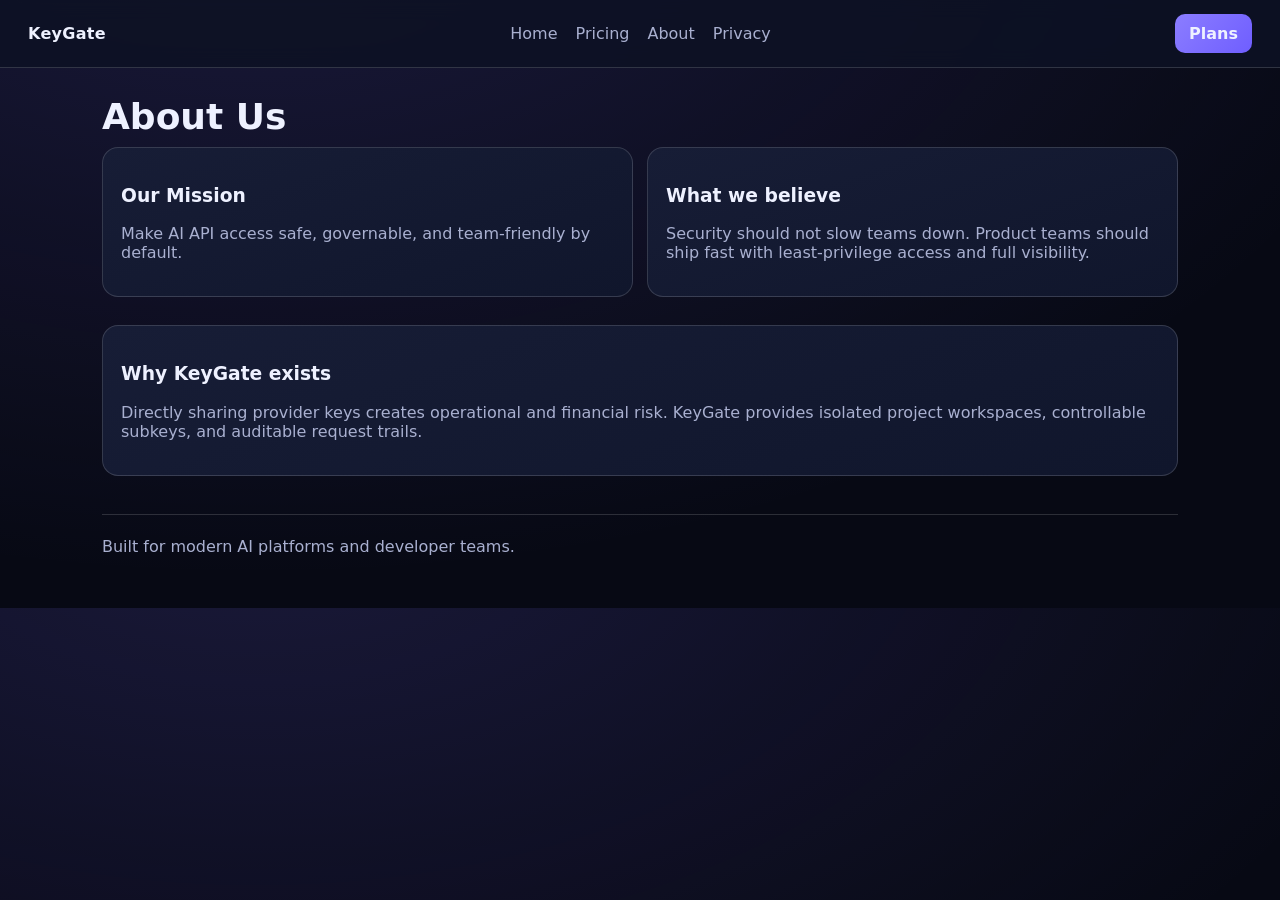
<file: Landing Page/about.html>
<!doctype html><html><head><meta charset="utf-8"/><meta name="viewport" content="width=device-width,initial-scale=1"/><title>About KeyGate</title><link rel="stylesheet" href="styles.css"/></head><body>
<nav class="nav"><div class="brand">KeyGate</div><div class="menu"><a href="index.html">Home</a><a href="pricing.html">Pricing</a><a href="about.html">About</a><a href="privacy.html">Privacy</a></div><a class="cta" href="pricing.html">Plans</a></nav>
<main class="wrap"><h1 class="h1" style="font-size:36px">About Us</h1>
<div class="grid2"><div class="card"><h3>Our Mission</h3><p class="muted">Make AI API access safe, governable, and team-friendly by default.</p></div><div class="card"><h3>What we believe</h3><p class="muted">Security should not slow teams down. Product teams should ship fast with least-privilege access and full visibility.</p></div></div>
<div class="section card"><h3>Why KeyGate exists</h3><p class="muted">Directly sharing provider keys creates operational and financial risk. KeyGate provides isolated project workspaces, controllable subkeys, and auditable request trails.</p></div>
<footer class="footer">Built for modern AI platforms and developer teams.</footer></main></body></html>
</file>
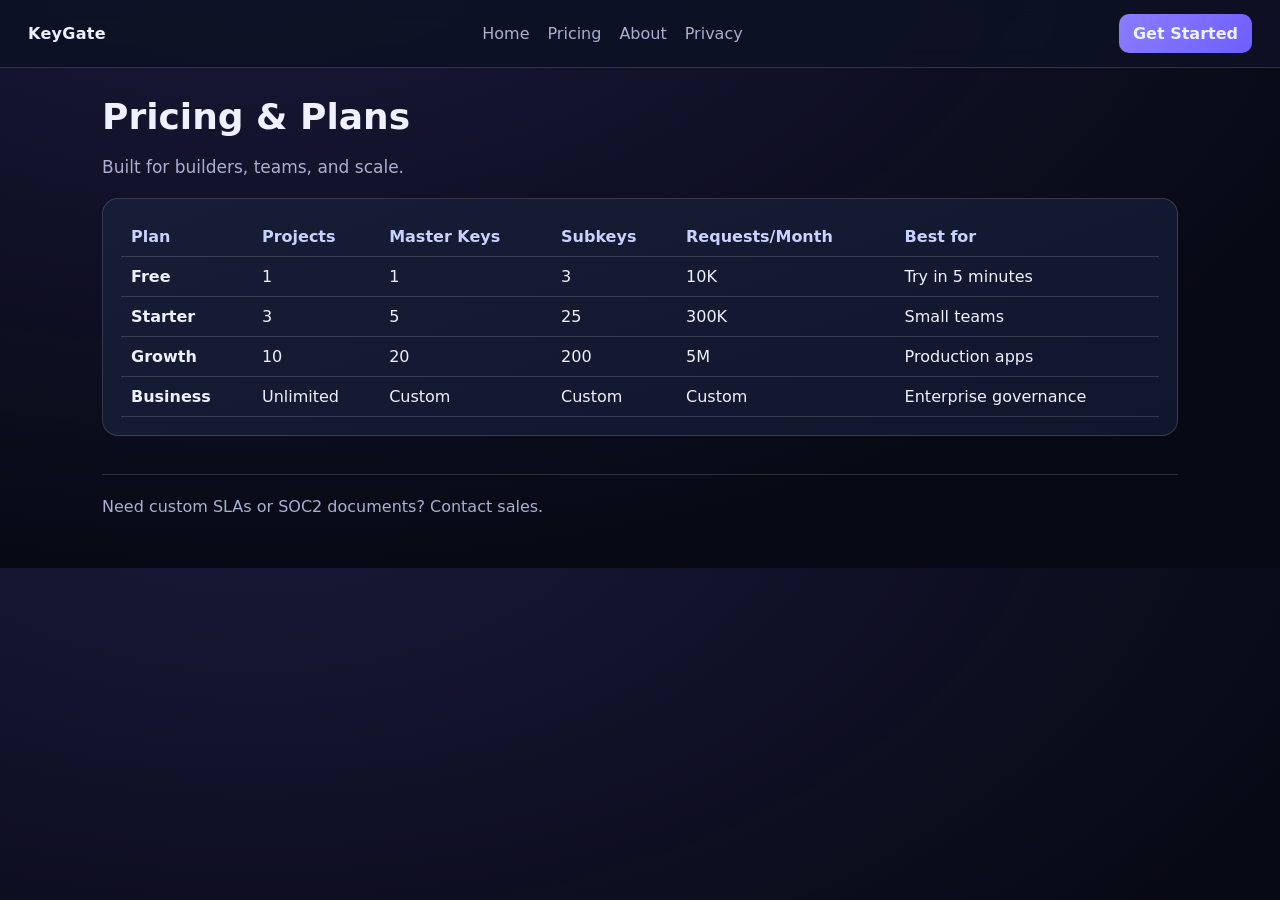
<file: Landing Page/pricing.html>
<!doctype html><html><head><meta charset="utf-8"/><meta name="viewport" content="width=device-width,initial-scale=1"/><title>KeyGate Pricing</title><link rel="stylesheet" href="styles.css"/></head><body>
<nav class="nav"><div class="brand">KeyGate</div><div class="menu"><a href="index.html">Home</a><a href="pricing.html">Pricing</a><a href="about.html">About</a><a href="privacy.html">Privacy</a></div><a class="cta" href="index.html">Get Started</a></nav>
<main class="wrap"><h1 class="h1" style="font-size:36px">Pricing & Plans</h1><p class="sub">Built for builders, teams, and scale.</p>
<div class="card"><table class="table"><thead><tr><th>Plan</th><th>Projects</th><th>Master Keys</th><th>Subkeys</th><th>Requests/Month</th><th>Best for</th></tr></thead><tbody>
<tr><td><b>Free</b></td><td>1</td><td>1</td><td>3</td><td>10K</td><td>Try in 5 minutes</td></tr>
<tr><td><b>Starter</b></td><td>3</td><td>5</td><td>25</td><td>300K</td><td>Small teams</td></tr>
<tr><td><b>Growth</b></td><td>10</td><td>20</td><td>200</td><td>5M</td><td>Production apps</td></tr>
<tr><td><b>Business</b></td><td>Unlimited</td><td>Custom</td><td>Custom</td><td>Custom</td><td>Enterprise governance</td></tr>
</tbody></table></div>
<footer class="footer">Need custom SLAs or SOC2 documents? Contact sales.</footer></main></body></html>
</file>
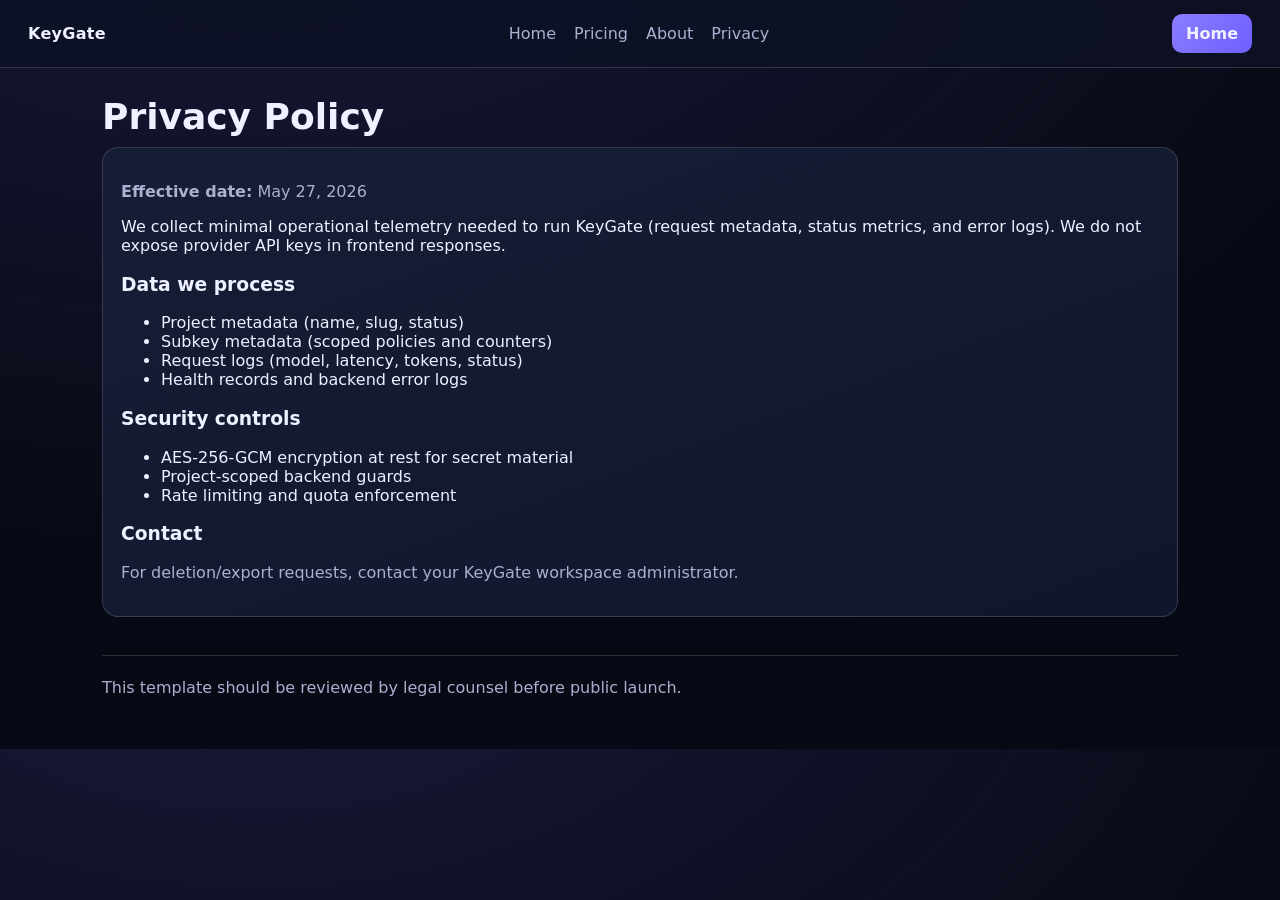
<file: Landing Page/privacy.html>
<!doctype html><html><head><meta charset="utf-8"/><meta name="viewport" content="width=device-width,initial-scale=1"/><title>Privacy Policy — KeyGate</title><link rel="stylesheet" href="styles.css"/></head><body>
<nav class="nav"><div class="brand">KeyGate</div><div class="menu"><a href="index.html">Home</a><a href="pricing.html">Pricing</a><a href="about.html">About</a><a href="privacy.html">Privacy</a></div><a class="cta" href="index.html">Home</a></nav>
<main class="wrap"><h1 class="h1" style="font-size:36px">Privacy Policy</h1>
<div class="card"><p class="muted"><b>Effective date:</b> May 27, 2026</p><p>We collect minimal operational telemetry needed to run KeyGate (request metadata, status metrics, and error logs). We do not expose provider API keys in frontend responses.</p><h3>Data we process</h3><ul><li>Project metadata (name, slug, status)</li><li>Subkey metadata (scoped policies and counters)</li><li>Request logs (model, latency, tokens, status)</li><li>Health records and backend error logs</li></ul><h3>Security controls</h3><ul><li>AES-256-GCM encryption at rest for secret material</li><li>Project-scoped backend guards</li><li>Rate limiting and quota enforcement</li></ul><h3>Contact</h3><p class="muted">For deletion/export requests, contact your KeyGate workspace administrator.</p></div>
<footer class="footer">This template should be reviewed by legal counsel before public launch.</footer></main></body></html>
</file>
<file: Landing Page/styles.css>
:root{
  --bg:#070914;
  --bg2:#101426;
  --card:#141a31;
  --text:#eef1ff;
  --muted:#a9b0d0;
  --accent:#8b7dff;
  --accent2:#4a9eff;
  --ok:#2dca72;
  --border:#ffffff26;
}
*{box-sizing:border-box}
body{margin:0;font-family:Inter,system-ui,Segoe UI,Arial,sans-serif;background:radial-gradient(1200px 700px at 20% -20%,#7c6bff2b,transparent),var(--bg);color:var(--text)}
a{color:inherit;text-decoration:none}
.nav{position:sticky;top:0;z-index:10;display:flex;justify-content:space-between;align-items:center;padding:14px 28px;background:#0d1224dd;border-bottom:1px solid var(--border);backdrop-filter:blur(10px)}
.brand{font-weight:800;letter-spacing:.3px}.menu{display:flex;gap:18px;color:var(--muted)}
.cta{background:linear-gradient(130deg,var(--accent),#6f5eff);padding:10px 14px;border-radius:10px;font-weight:600}
.wrap{max-width:1120px;margin:0 auto;padding:30px 22px}
.hero{display:grid;grid-template-columns:1.2fr 1fr;gap:24px;align-items:center;padding:34px 0}
.h1{font-size:44px;line-height:1.08;margin:0 0 10px;font-weight:800}
.sub{color:var(--muted);font-size:17px;line-height:1.6}
.card{background:linear-gradient(160deg,#171d36,#10162c);border:1px solid var(--border);border-radius:16px;padding:18px}
.grid3{display:grid;grid-template-columns:repeat(3,minmax(0,1fr));gap:14px}
.grid2{display:grid;grid-template-columns:repeat(2,minmax(0,1fr));gap:14px}
.kpi{font-size:30px;font-weight:800}.muted{color:var(--muted)}
.section{margin-top:28px}
.h2{font-size:28px;margin:0 0 10px}
.diag{font-family:ui-monospace,Menlo,Consolas,monospace;white-space:pre-wrap;background:#0b1021;border:1px solid var(--border);padding:16px;border-radius:14px;color:#cfd7ff}
.badge{display:inline-block;padding:5px 9px;border-radius:999px;background:#2dca7222;color:#9bf5be;font-size:12px}
.footer{margin-top:38px;padding:22px 0;border-top:1px solid var(--border);color:var(--muted)}
.table{width:100%;border-collapse:collapse}.table th,.table td{border-bottom:1px solid var(--border);padding:10px;text-align:left}.table th{color:#c9d2ff}
@media (max-width:900px){.hero,.grid3,.grid2{grid-template-columns:1fr}.h1{font-size:34px}.menu{display:none}}
</file>
